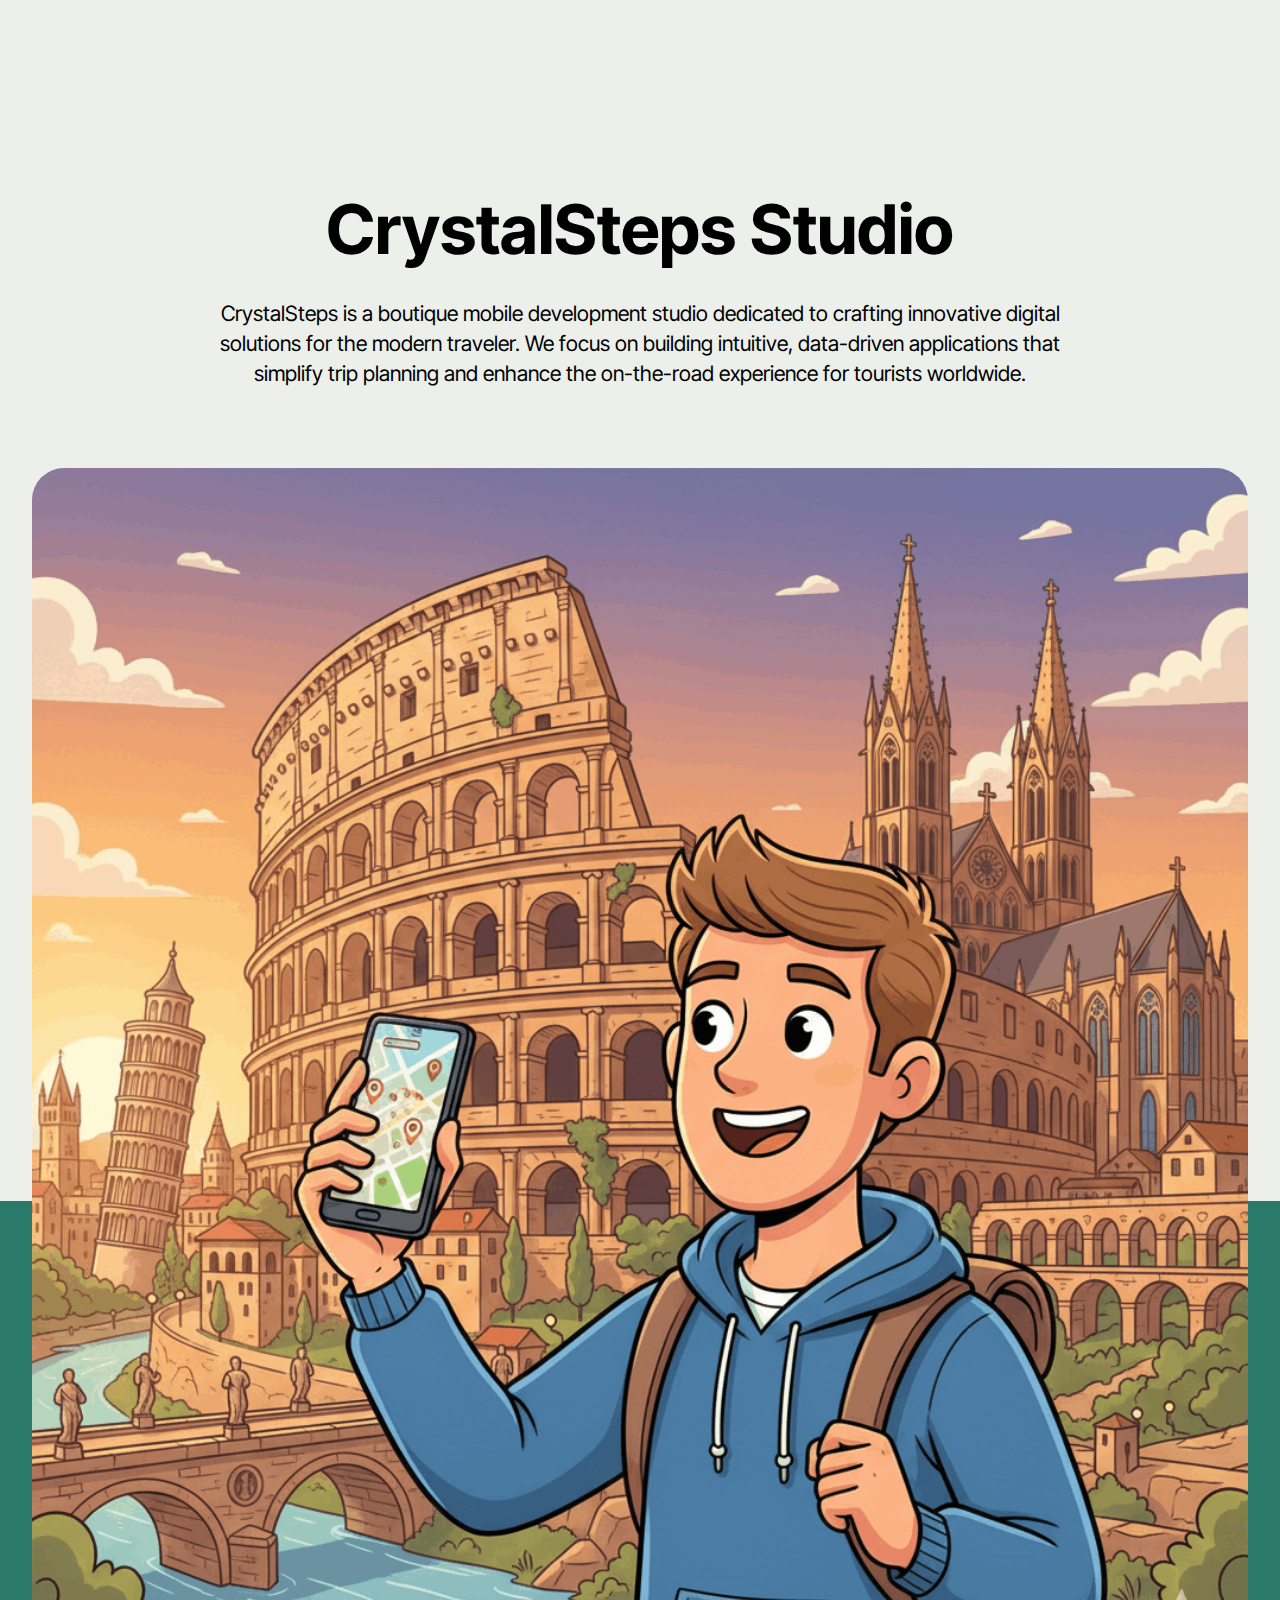
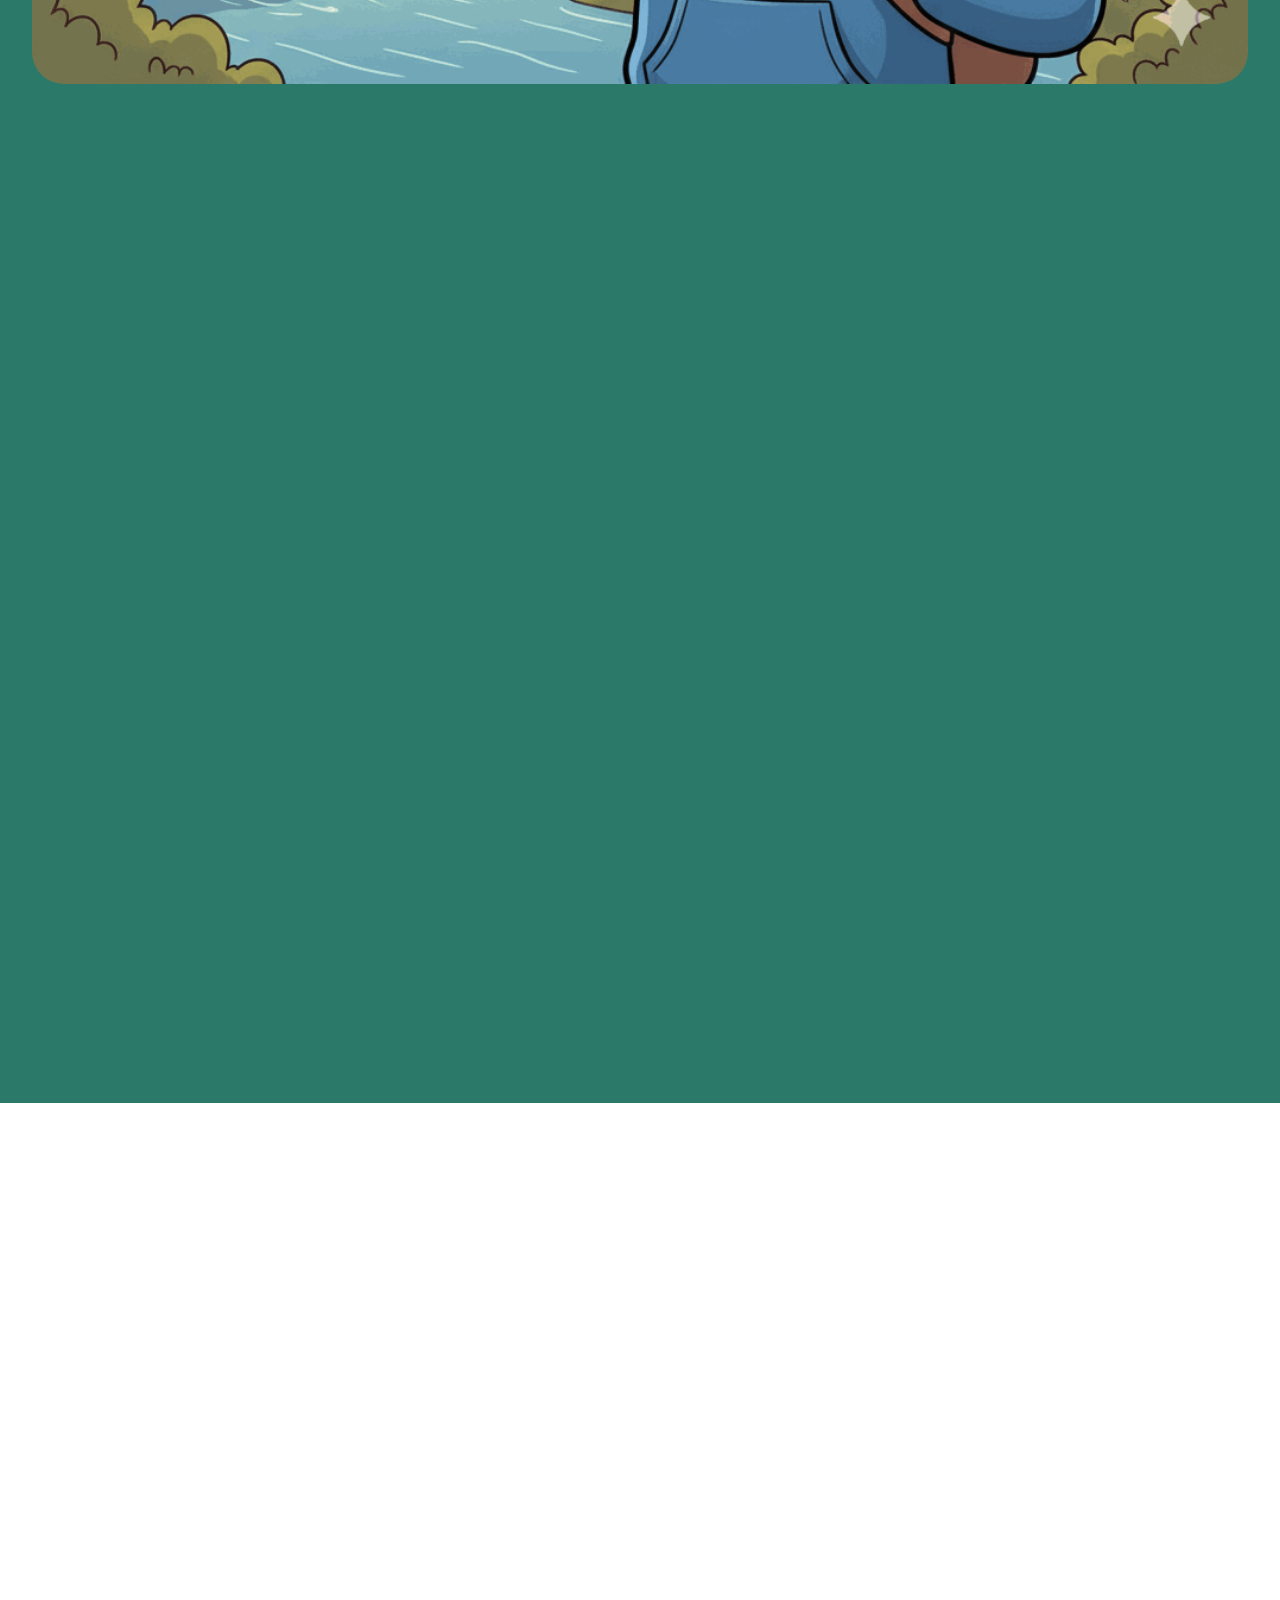
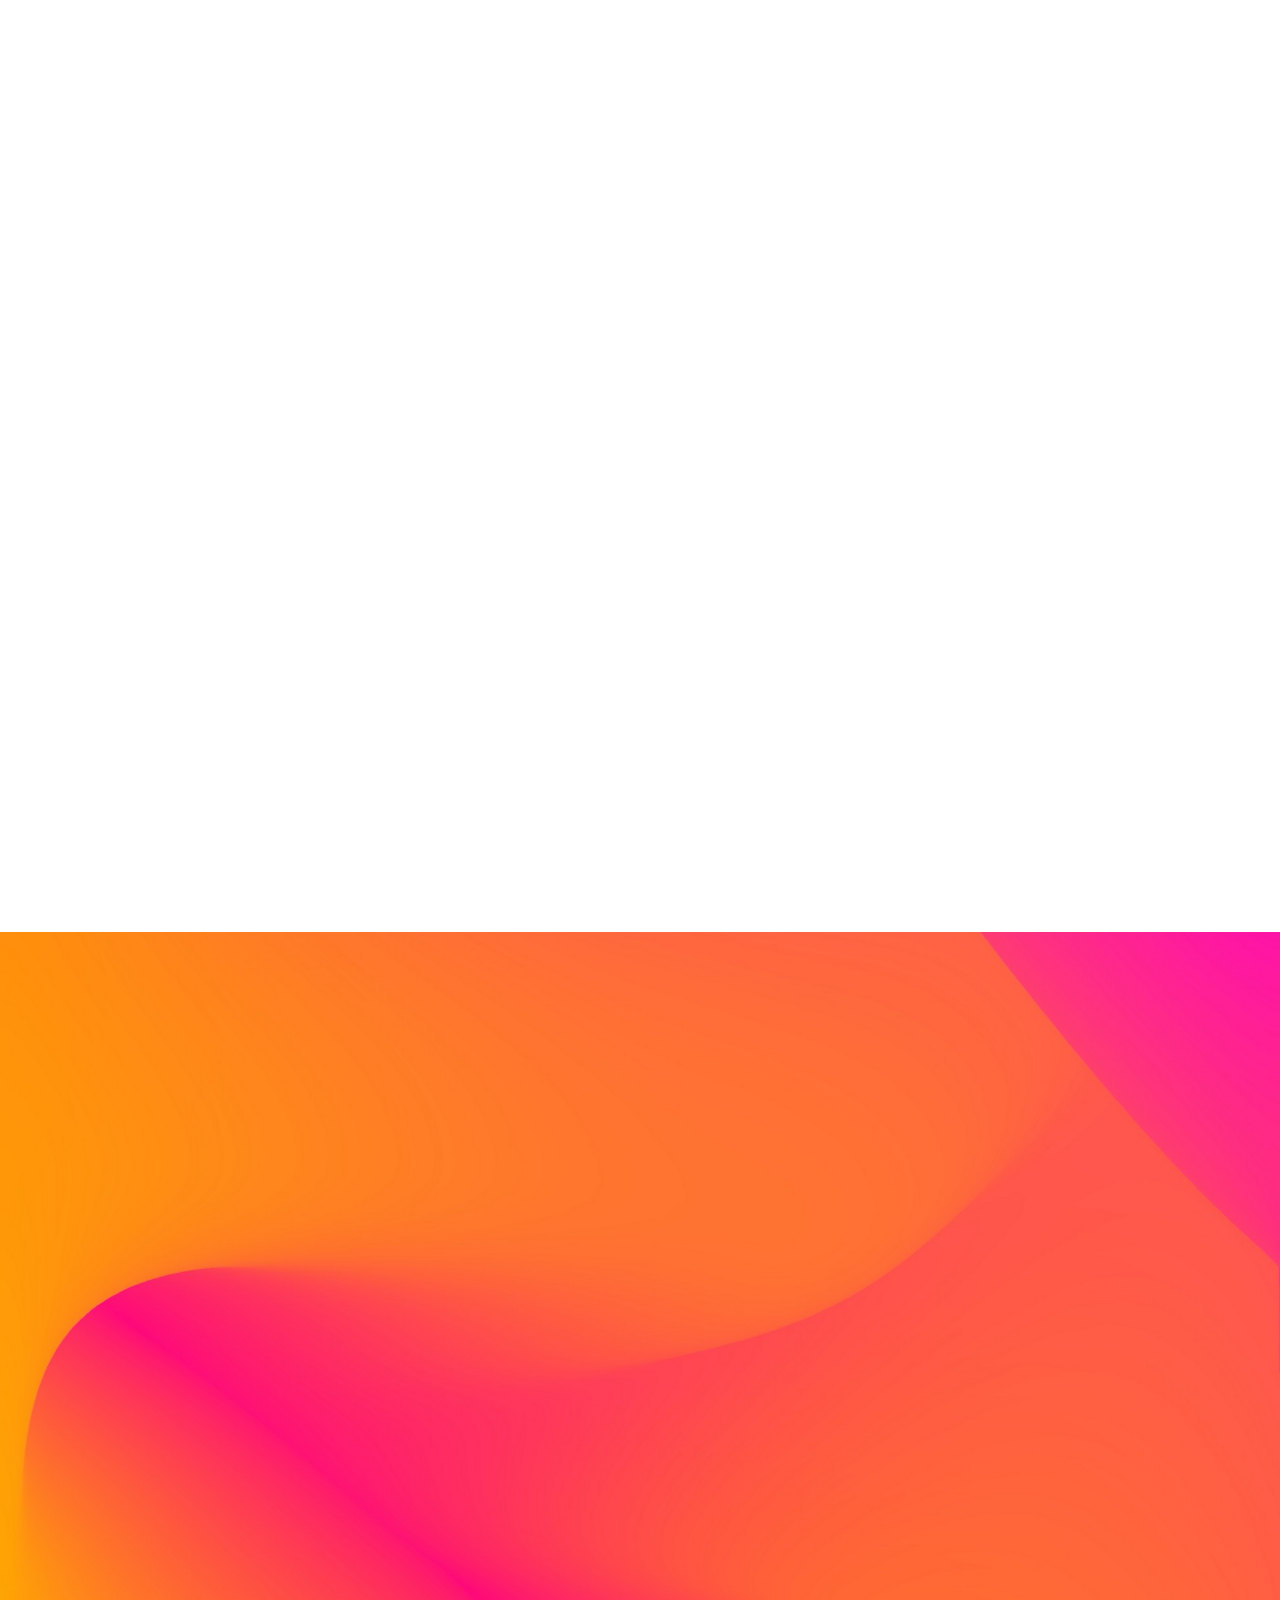
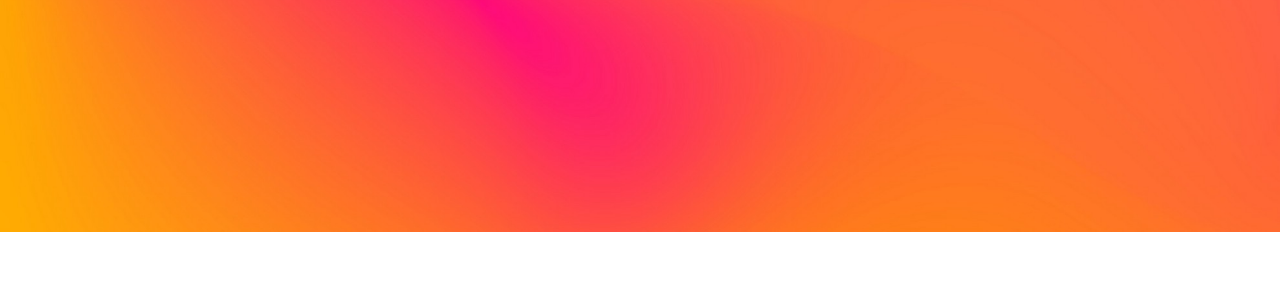
<file: index.html>
<!DOCTYPE html>
<html  >
<head>
	<meta name='impact-site-verification' value='2e1803c0-5508-4ef5-a742-8f09b223c8a6'>
<script data-noptimize="1" data-cfasync="false" data-wpfc-render="false">
  (function () {
      var script = document.createElement("script");
      script.async = 1;
      script.src = 'https://emrldco.com/NDk0MDk1.js?t=494095';
      document.head.appendChild(script);
  })();
</script>
  <!-- Site made with Mobirise Website Builder v6.1.12, https://mobirise.com -->
  <meta charset="UTF-8">
  <meta http-equiv="X-UA-Compatible" content="IE=edge">
  <meta name="generator" content="Mobirise v6.1.12, mobirise.com">
  <meta name="viewport" content="width=device-width, initial-scale=1, minimum-scale=1">
  <link rel="shortcut icon" href="assets/images/logo-128x128.png" type="image/x-icon">
  <meta name="description" content="">
  
  
  <title>Home</title>
  <link rel="stylesheet" href="assets/bootstrap/css/bootstrap.min.css">
  <link rel="stylesheet" href="assets/animatecss/animate.css">
  <link rel="stylesheet" href="assets/theme/css/style.css">
  <link rel="preload" href="https://fonts.googleapis.com/css?family=Inter+Tight:100,200,300,400,500,600,700,800,900,100i,200i,300i,400i,500i,600i,700i,800i,900i&display=swap" as="style" onload="this.onload=null;this.rel='stylesheet'">
  <noscript><link rel="stylesheet" href="https://fonts.googleapis.com/css?family=Inter+Tight:100,200,300,400,500,600,700,800,900,100i,200i,300i,400i,500i,600i,700i,800i,900i&display=swap"></noscript>
  <link rel="preload" as="style" href="assets/mobirise/css/mbr-additional.css?v=G79sjW"><link rel="stylesheet" href="assets/mobirise/css/mbr-additional.css?v=G79sjW" type="text/css">

  
  
  
</head>
<body>
  
  <section data-bs-version="5.1" class="header5 cid-tJS6uM4N87" id="header05-1">
	

	
	
	<div class="topbg"></div>
	<div class="align-center container">
		<div class="row justify-content-center">
			<div class="col-md-12 col-lg-9">
				<h1 class="mbr-section-title mbr-fonts-style mb-4 display-1"><strong>CrystalSteps Studio</strong></h1>
				<p class="mbr-text mbr-fonts-style mb-4 display-7">CrystalSteps is a boutique mobile development studio dedicated to crafting innovative digital solutions for the modern traveler. We focus on building intuitive, data-driven applications that simplify trip planning and enhance the on-the-road experience for tourists worldwide.</p>
				
			</div>
		</div>
		<div class="row mt-5 justify-content-center">
			<div class="col-12 col-lg-12">
				<img src="assets/images/gemini-generated-image-atqizatqizatqiza-1024x1024.png" alt="Mobirise Website Builder" title="">
			</div>
		</div>
	</div>
</section>

<section data-bs-version="5.1" class="features4 cid-tMlEXTHLbS" id="features04-w">
	
	
	<div class="container">
		<div class="row justify-content-center">
			<div class="col-12 content-head">
				<div class="mbr-section-head mb-5">
					<h4 class="mbr-section-title mbr-fonts-style align-center mb-0 display-2"><strong>Our Apps</strong></h4>
					<h5 class="mbr-section-subtitle mbr-fonts-style align-center mb-0 mt-4 display-7"></h5>
					
				</div>
			</div>
		</div>
		<div class="row">
			<div class="item features-image col-12 col-md-6 col-lg-4">
				<div class="item-wrapper">
					<div class="item-img">
						<img src="assets/images/sfondo-702x936.png" alt="">
					</div>
					<div class="item-content">
						<h5 class="item-title mbr-fonts-style display-5">
							<strong>Monumente</strong></h5>
						
						<p class="mbr-text mbr-fonts-style display-7">
							MonuMente allows you to explore monuments, museums, and points of interest in your immediate surroundings, no matter where you are.
						</p>
						<div class="mbr-section-btn item-footer"><a href="index.html#header01-7" class="btn item-btn btn-primary display-7">Learn more</a></div>
					</div>

				</div>
			</div>
			<div class="item features-image col-12 col-md-6 col-lg-4">
				<div class="item-wrapper">
					<div class="item-img">
						<img src="assets/images/mbr-702x468.jpg" alt="">
					</div>
					<div class="item-content">
						<h5 class="item-title mbr-fonts-style display-5">
							<strong>TrippaTrip</strong></h5>
						
						<p class="mbr-text mbr-fonts-style display-7">
							Travel More, Stress Less. Plan your perfect getaway based on your budget, not just your destination.
						</p>
						<div class="mbr-section-btn item-footer"><a href="index.html#header09-1i" class="btn item-btn btn-primary display-7">Learn more</a></div>
					</div>
				</div>
			</div>
			
		</div>
	</div>
</section>

<section data-bs-version="5.1" class="header1 cid-tJS9vXDdRK" id="header01-7">
	

	
	

	<div class="container">
		<div class="row justify-content-center">
			<div class="col-12 col-md-12 col-lg-7 image-wrapper">
				<img class="w-100" src="assets/images/en-uk3-1080x1920.png" alt="Mobirise Website Builder">
			</div>
			<div class="col-12 col-lg col-md-12">
				<div class="text-wrapper align-left">
					<h1 class="mbr-section-title mbr-fonts-style mb-4 display-2"><strong>MonuMente</strong><strong><br></strong></h1>
					<p class="mbr-text mbr-fonts-style mb-4 display-7">Explore the world around you with MonuMente, the ultimate app designed for curious travelers, art lovers, and history buffs. Using intuitive tracking technology, MonuMente turns your smartphone into an intelligent travel companion that recognizes monuments, museums, and historical points of interest in real-time.&nbsp;<br></p>
					
				</div>
			</div>
		</div>
	</div>
</section>

<section data-bs-version="5.1" class="header09 startm5 cid-v9O2Rd88WJ mbr-fullscreen" id="header09-1i">	
    
	
	
	<div class="container-fluid">
		<div class="row">
			<div class="content-wrap col-12 col-md-8">
				<h1 class="mbr-section-title mbr-fonts-style mbr-white mb-4 display-1">
					<strong>TrippaTrip</strong></h1>
				<h2 class="mbr-section-title mbr-fonts-style mbr-white mb-4 display-2">
					App in development</h2>
				<p class="mbr-fonts-style mbr-text mbr-white mb-4 display-7">
					TrippaTrip is the ultimate travel planning app designed for the modern explorer. Unlike traditional booking platforms, we put your budget first. Simply tell us how much you want to spend, where you're starting from, and your travel dates. Our smart algorithm scans thousands of flights, hotels, and transport options to build a complete itinerary that fits your wallet perfectly.
				</p>
				
			</div>
		</div>
	</div>
</section><section class="display-7" style="padding: 0;align-items: center;justify-content: center;flex-wrap: wrap;    align-content: center;display: flex;position: relative;height: 4rem;"><a href="https://mobiri.se/" style="flex: 1 1;height: 4rem;position: absolute;width: 100%;z-index: 1;"><img alt="" style="height: 4rem;" src="[data-uri]"></a><p style="margin: 0;text-align: center;" class="display-7">&#8204;</p><a style="z-index:1" href="https://mobirise.com/builder/ai-website-maker.html">Best AI Website Maker</a></section><script src="assets/bootstrap/js/bootstrap.bundle.min.js"></script>  <script src="assets/smoothscroll/smooth-scroll.js"></script>  <script src="assets/ytplayer/index.js"></script>  <script src="assets/theme/js/script.js"></script>  
  
  
  <input name="animation" type="hidden">
  </body>
</html>
</file>
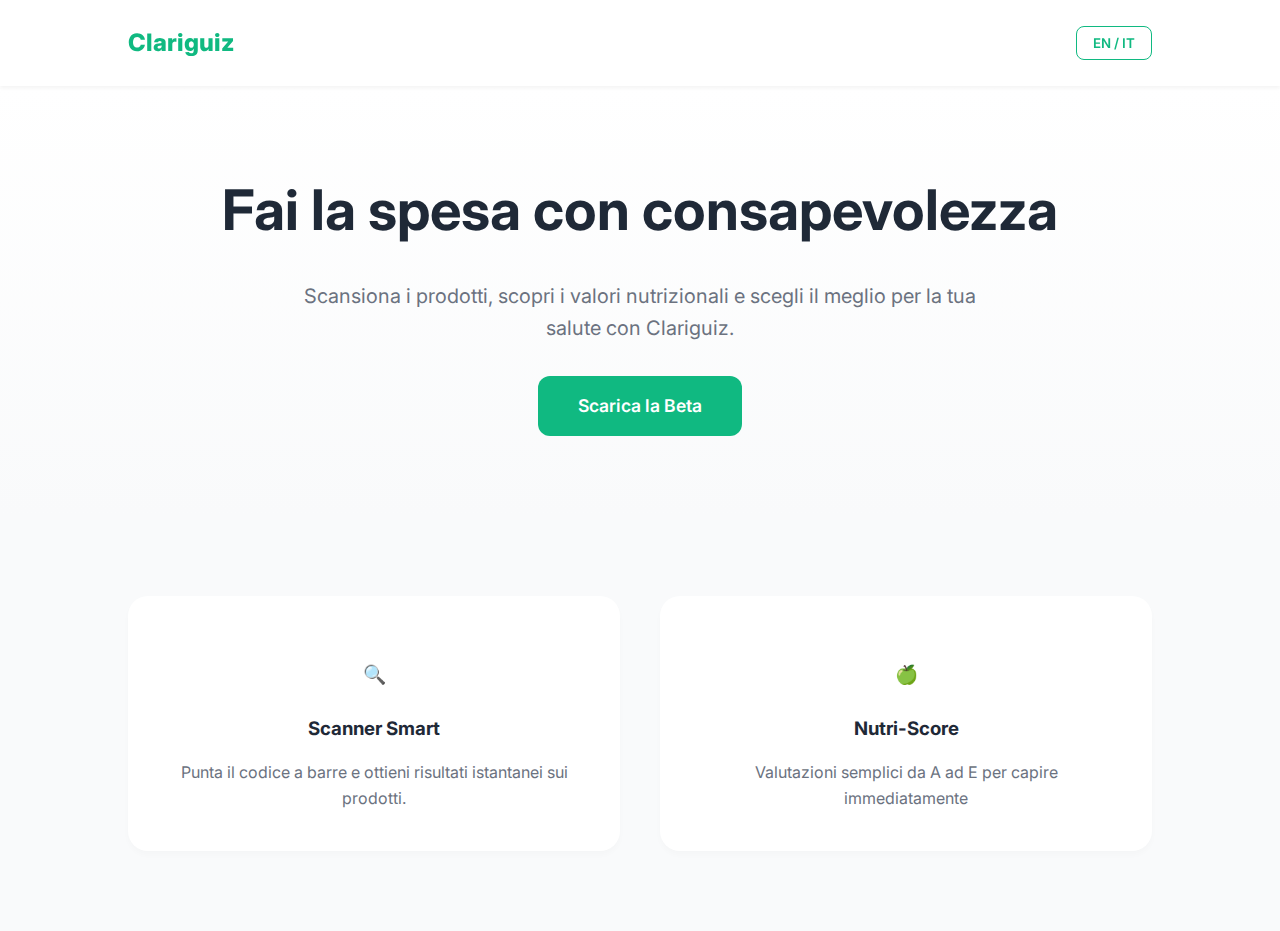
<file: clariguiz.html>
<!DOCTYPE html>
<html lang="it">
<head>
    <meta charset="UTF-8">
    <meta name="viewport" content="width=device-width, initial-scale=1.0">
    <title>Clariguiz - La tua spesa consapevole</title>
    <link href="https://fonts.googleapis.com/css2?family=Inter:wght@400;600;800&display=swap" rel="stylesheet">
    <style>
        :root {
            --primary: #10b981; /* Verde Emerald */
            --dark: #1f2937;
            --light: #f9fafb;
            --text-gray: #6b7280;
        }

        * {
            margin: 0;
            padding: 0;
            box-sizing: border-box;
            font-family: 'Inter', sans-serif;
        }

        body {
            background-color: var(--light);
            color: var(--dark);
            line-height: 1.6;
        }

        /* Navbar */
        nav {
            padding: 1.5rem 10%;
            display: flex;
            justify-content: space-between;
            align-items: center;
            background: white;
            box-shadow: 0 2px 4px rgba(0,0,0,0.05);
            position: sticky;
            top: 0;
            z-index: 100;
        }

        .logo {
            font-size: 1.5rem;
            font-weight: 800;
            color: var(--primary);
        }

        .lang-switch button {
            background: none;
            border: 1px solid var(--primary);
            color: var(--primary);
            padding: 0.5rem 1rem;
            cursor: pointer;
            border-radius: 8px;
            font-weight: 600;
            transition: 0.3s;
        }

        .lang-switch button:hover {
            background: var(--primary);
            color: white;
        }

        /* Hero Section */
        header {
            padding: 5rem 10%;
            text-align: center;
            background: linear-gradient(180deg, white 0%, var(--light) 100%);
        }

        h1 {
            font-size: 3.5rem;
            margin-bottom: 1.5rem;
            color: var(--dark);
        }

        .subtitle {
            font-size: 1.25rem;
            color: var(--text-gray);
            max-width: 700px;
            margin: 0 auto 2rem;
        }

        .cta-button {
            background: var(--primary);
            color: white;
            padding: 1rem 2.5rem;
            border-radius: 12px;
            text-decoration: none;
            font-weight: 600;
            font-size: 1.1rem;
            display: inline-block;
            transition: transform 0.2s, box-shadow 0.2s;
        }

        .cta-button:hover {
            transform: translateY(-2px);
            box-shadow: 0 10px 15px -3px rgba(16, 185, 129, 0.3);
        }

        /* Features */
        .features {
            padding: 5rem 10%;
            display: grid;
            grid-template-columns: repeat(auto-fit, minmax(250px, 1fr));
            gap: 2.5rem;
        }

        .card {
            background: white;
            padding: 2.5rem;
            border-radius: 20px;
            box-shadow: 0 4px 6px rgba(0,0,0,0.02);
            text-align: center;
        }

        .card h3 {
            margin: 1.5rem 0 1rem;
            color: var(--dark);
        }

        .card p {
            color: var(--text-gray);
        }

        /* Footer */
        footer {
            padding: 4rem 10%;
            background: white;
            text-align: center;
            border-top: 1px solid #e5e7eb;
        }

        .footer-links {
            margin-top: 2rem;
        }

        .footer-links a {
            color: var(--text-gray);
            text-decoration: none;
            margin: 0 15px;
            font-size: 0.9rem;
        }

        /* Responsive */
        @media (max-width: 768px) {
            h1 { font-size: 2.5rem; }
            header { padding: 3rem 5%; }
        }
    </style>
</head>
<body>

    <nav>
        <div class="logo">Clariguiz</div>
        <div class="lang-switch">
            <button onclick="switchLang()">EN / IT</button>
        </div>
    </nav>

    <header>
        <h1 id="hero-title">Fai la spesa con consapevolezza</h1>
        <p id="hero-subtitle" class="subtitle">Scansiona i prodotti, scopri i valori nutrizionali e scegli il meglio per la tua salute con Clariguiz.</p>
        <a href="#" class="cta-button" id="cta-text">Scarica la Beta</a>
    </header>

    <section class="features">
        <div class="card">
            <h3>🔍</h3>
            <h3 id="f1-title">Scanner Smart</h3>
            <p id="f1-desc">Punta il codice a barre e ottieni risultati istantanei sui prodotti.</p>
        </div>
        <div class="card">
            <h3>🍏</h3>
            <h3 id="f2-title">Nutri-Score</h3>
            <p id="f2-desc">Valutazioni semplici da A ad E per capire immediatamente
</file>
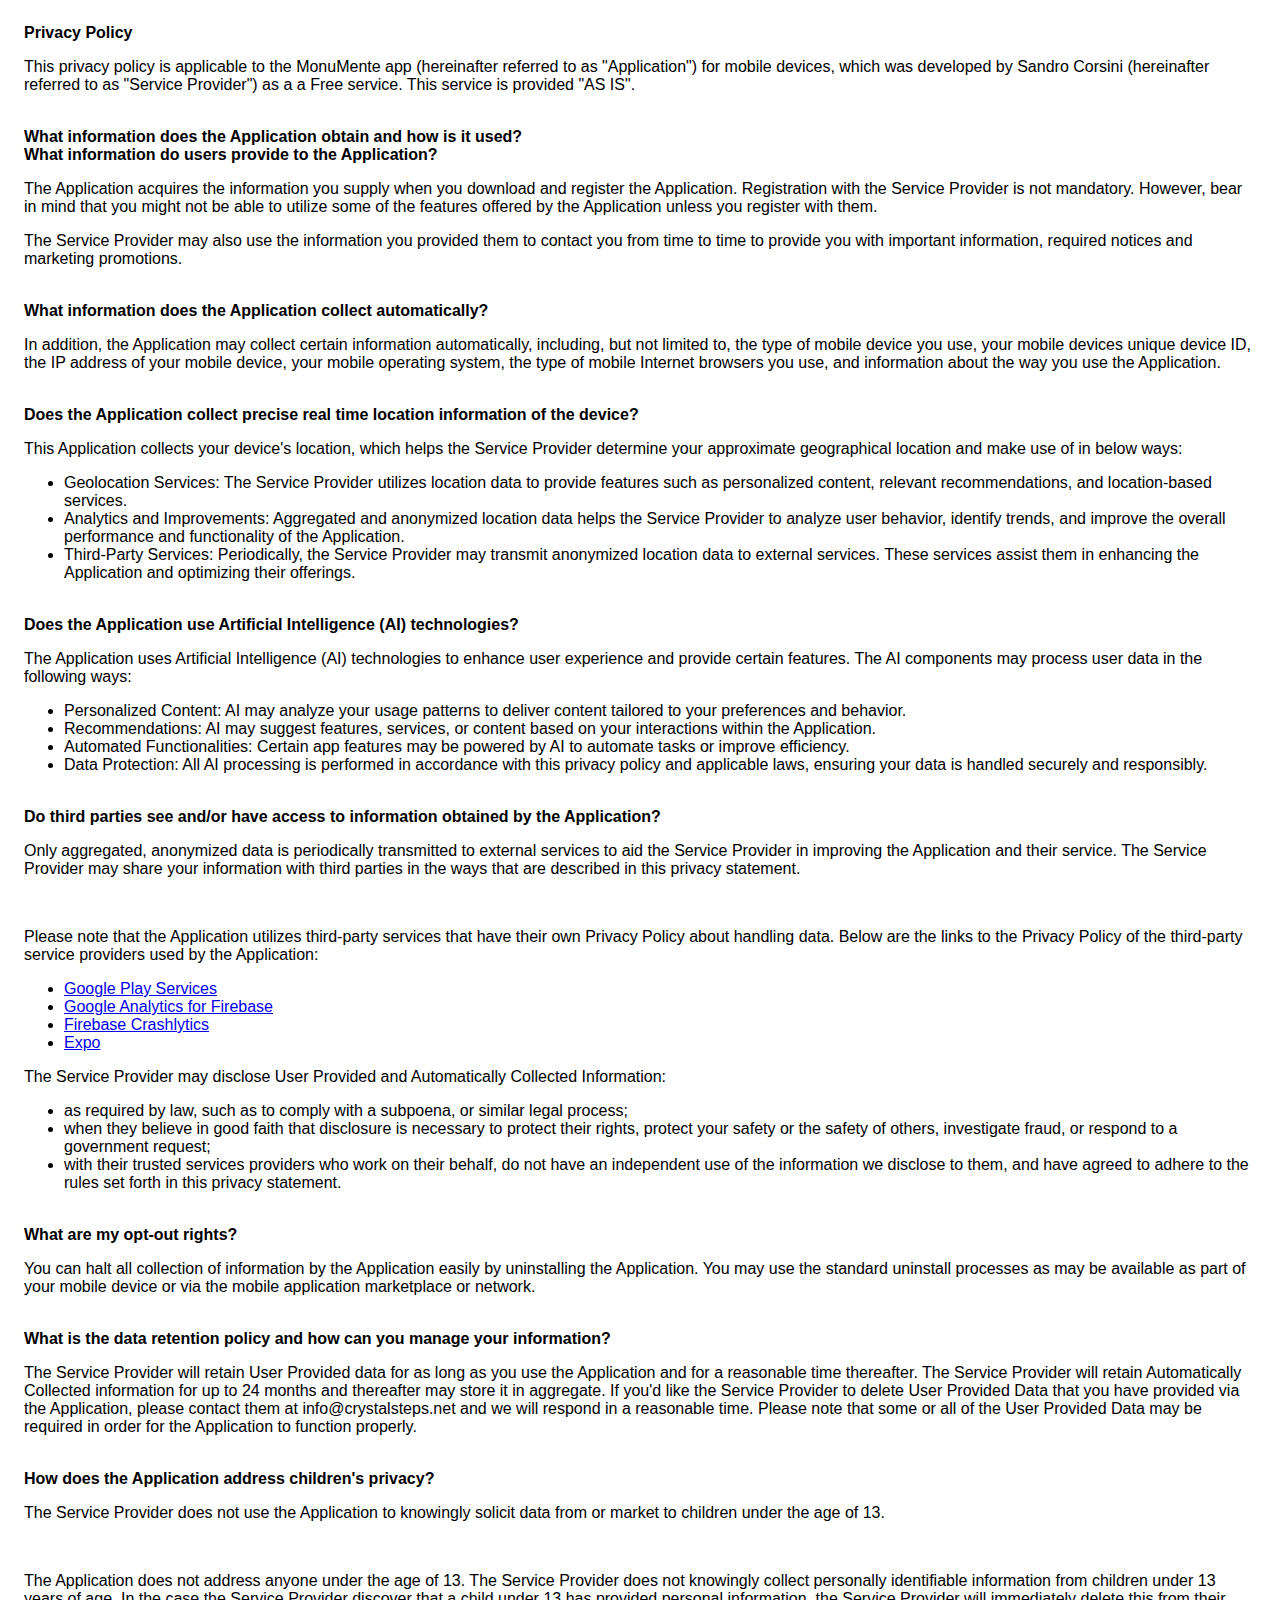
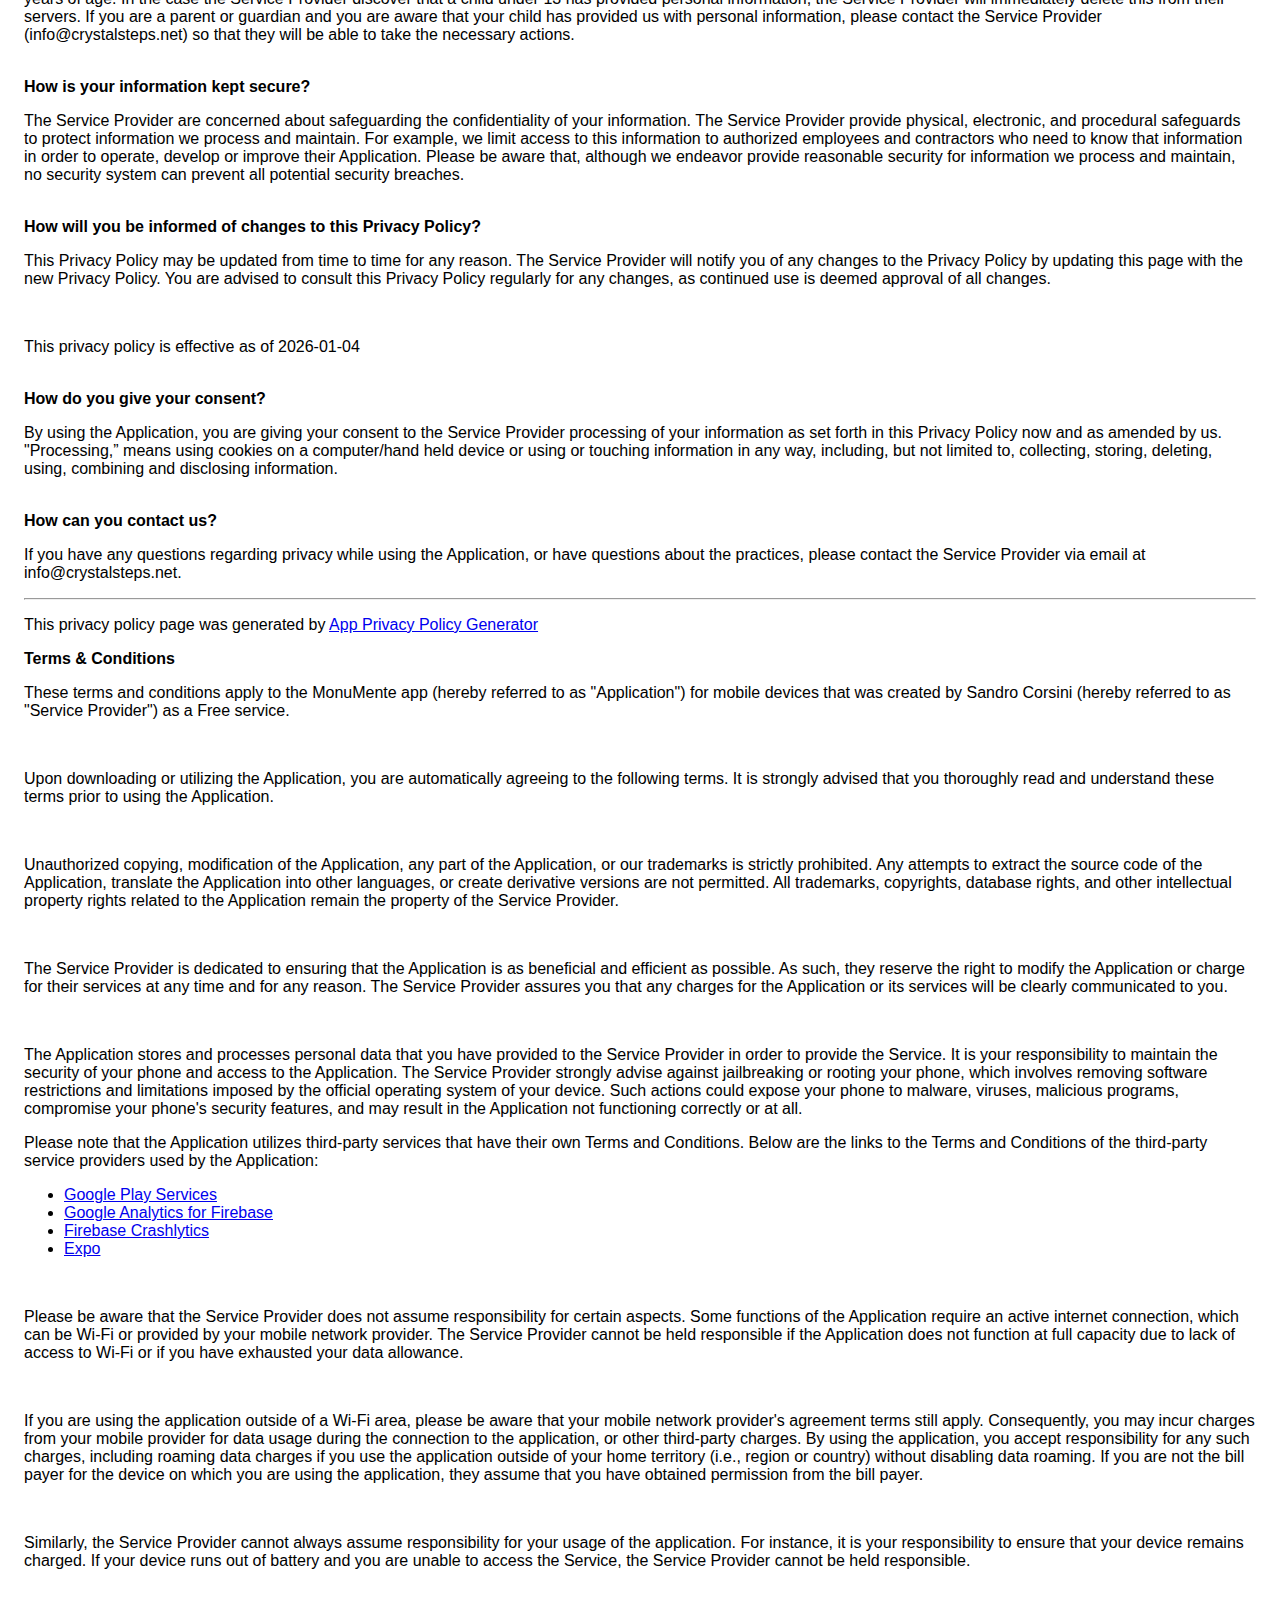
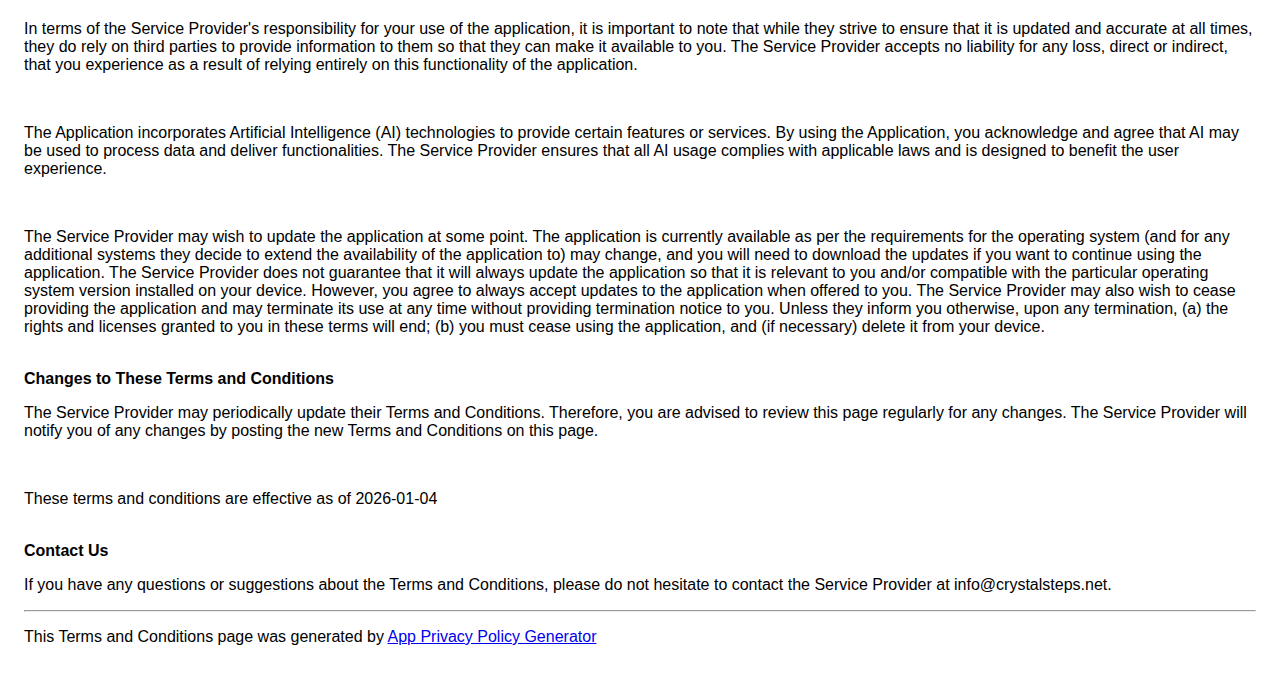
<file: privacy.html>
<!DOCTYPE html>
    <html>
    <head>
     <script data-noptimize="1" data-cfasync="false" data-wpfc-render="false">
        (function () {
        var script = document.createElement("script");
        script.async = 1;
        script.src = 'https://emrldco.com/NDk0MDk1.js?t=494095';
        document.head.appendChild(script);
        })();
      </script>
      <meta charset='utf-8'>
      <meta name='viewport' content='width=device-width'>
      <title>Privacy Policy</title>
      <style> body { font-family: 'Helvetica Neue', Helvetica, Arial, sans-serif; padding:1em; } </style>
    </head>
    <body>
    <strong>Privacy Policy</strong><p>This privacy policy is applicable to the MonuMente app (hereinafter referred to as "Application") for mobile devices, which was developed by Sandro Corsini (hereinafter referred to as "Service Provider") as a a Free service. This service is provided "AS IS".</p><br><strong>What information does the Application obtain and how is it used?</strong><br><strong>What information do users provide to the Application?</strong><p>The Application acquires the information you supply when you download and register the Application. Registration with the Service Provider is not mandatory. However, bear in mind that you might not be able to utilize some of the features offered by the Application unless you register with them.</p><p>The Service Provider may also use the information you provided them to contact you from time to time to provide you with important information, required notices and marketing promotions.</p><br><strong>What information does the Application collect automatically?</strong><p>In addition, the Application may collect certain information automatically, including, but not limited to, the type of mobile device you use, your mobile devices unique device ID, the IP address of your mobile device, your mobile operating system, the type of mobile Internet browsers you use, and information about the way you use the Application.</p><br><strong>Does the Application collect precise real time location information of the device?</strong><p style="display: none;">This Application does not gather precise information about the location of your mobile device.</p><div style=""><p>This Application collects your device's location, which helps the Service Provider determine your approximate geographical location and make use of in below ways:</p><ul><li>Geolocation Services: The Service Provider utilizes location data to provide features such as personalized content, relevant recommendations, and location-based services.</li><li>Analytics and Improvements: Aggregated and anonymized location data helps the Service Provider to analyze user behavior, identify trends, and improve the overall performance and functionality of the Application.</li><li>Third-Party Services: Periodically, the Service Provider may transmit anonymized location data to external services. These services assist them in enhancing the Application and optimizing their offerings.</li></ul></div><br><strong>Does the Application use Artificial Intelligence (AI) technologies?</strong><p style="display: none;">The Application does not use Artificial Intelligence (AI) technologies to process your data or provide features.</p><div style=""><p>The Application uses Artificial Intelligence (AI) technologies to enhance user experience and provide certain features. The AI components may process user data in the following ways:</p><ul><li>Personalized Content: AI may analyze your usage patterns to deliver content tailored to your preferences and behavior.</li><li>Recommendations: AI may suggest features, services, or content based on your interactions within the Application.</li><li>Automated Functionalities: Certain app features may be powered by AI to automate tasks or improve efficiency.</li><li>Data Protection: All AI processing is performed in accordance with this privacy policy and applicable laws, ensuring your data is handled securely and responsibly.</li></ul></div><br><strong>Do third parties see and/or have access to information obtained by the Application?</strong><p>Only aggregated, anonymized data is periodically transmitted to external services to aid the Service Provider in improving the Application and their service. The Service Provider may share your information with third parties in the ways that are described in this privacy statement.</p><div><br><p>Please note that the Application utilizes third-party services that have their own Privacy Policy about handling data. Below are the links to the Privacy Policy of the third-party service providers used by the Application:</p><ul><li><a href="https://www.google.com/policies/privacy/" target="_blank" rel="noopener noreferrer">Google Play Services</a></li><li><a href="https://firebase.google.com/support/privacy" target="_blank" rel="noopener noreferrer">Google Analytics for Firebase</a></li><li><a href="https://firebase.google.com/support/privacy/" target="_blank" rel="noopener noreferrer">Firebase Crashlytics</a></li><li><a href="https://expo.io/privacy" target="_blank" rel="noopener noreferrer">Expo</a></li></ul></div><p>The Service Provider may disclose User Provided and Automatically Collected Information:</p><ul><li>as required by law, such as to comply with a subpoena, or similar legal process;</li><li>when they believe in good faith that disclosure is necessary to protect their rights, protect your safety or the safety of others, investigate fraud, or respond to a government request;</li><li>with their trusted services providers who work on their behalf, do not have an independent use of the information we disclose to them, and have agreed to adhere to the rules set forth in this privacy statement.</li></ul><p></p><br><strong>What are my opt-out rights?</strong><p>You can halt all collection of information by the Application easily by uninstalling the Application. You may use the standard uninstall processes as may be available as part of your mobile device or via the mobile application marketplace or network.</p><br><strong>What is the data retention policy and how can you manage your information?</strong><p>The Service Provider will retain User Provided data for as long as you use the Application and for a reasonable time thereafter. The Service Provider will retain Automatically Collected information for up to 24 months and thereafter may store it in aggregate. If you'd like the Service Provider to delete User Provided Data that you have provided via the Application, please contact them at info@crystalsteps.net and we will respond in a reasonable time. Please note that some or all of the User Provided Data may be required in order for the Application to function properly.</p><br><strong>How does the Application address children's privacy?</strong><p>The Service Provider does not use the Application to knowingly solicit data from or market to children under the age of 13.</p><div><br><p>The Application does not address anyone under the age of 13. The Service Provider does not knowingly collect personally identifiable information from children under 13 years of age. In the case the Service Provider discover that a child under 13 has provided personal information, the Service Provider will immediately delete this from their servers. If you are a parent or guardian and you are aware that your child has provided us with personal information, please contact the Service Provider (info@crystalsteps.net) so that they will be able to take the necessary actions.</p></div><!----><br><strong>How is your information kept secure?</strong><p>The Service Provider are concerned about safeguarding the confidentiality of your information. The Service Provider provide physical, electronic, and procedural safeguards to protect information we process and maintain. For example, we limit access to this information to authorized employees and contractors who need to know that information in order to operate, develop or improve their Application. Please be aware that, although we endeavor provide reasonable security for information we process and maintain, no security system can prevent all potential security breaches.</p><br><strong>How will you be informed of changes to this Privacy Policy?</strong><p>This Privacy Policy may be updated from time to time for any reason. The Service Provider will notify you of any changes to the Privacy Policy by updating this page with the new Privacy Policy. You are advised to consult this Privacy Policy regularly for any changes, as continued use is deemed approval of all changes.</p><br><p>This privacy policy is effective as of 2026-01-04</p><br><strong>How do you give your consent?</strong><p>By using the Application, you are giving your consent to the Service Provider processing of your information as set forth in this Privacy Policy now and as amended by us. "Processing,” means using cookies on a computer/hand held device or using or touching information in any way, including, but not limited to, collecting, storing, deleting, using, combining and disclosing information.</p><br><strong>How can you contact us?</strong><p>If you have any questions regarding privacy while using the Application, or have questions about the practices, please contact the Service Provider via email at info@crystalsteps.net.</p><hr><p>This privacy policy page was generated by <a href="https://app-privacy-policy-generator.nisrulz.com/" target="_blank" rel="noopener noreferrer">App Privacy Policy Generator</a></p>
    </body>
    </html>
<!DOCTYPE html>
    <html>
    <head>
      <meta charset='utf-8'>
      <meta name='viewport' content='width=device-width'>
      <title>Terms &amp; Conditions</title>
      <style> body { font-family: 'Helvetica Neue', Helvetica, Arial, sans-serif; padding:1em; } </style>
    </head>
    <body>
    <strong>Terms &amp; Conditions</strong><br><p>These terms and conditions apply to the MonuMente app (hereby referred to as "Application") for mobile devices that was created by Sandro Corsini (hereby referred to as "Service Provider") as a Free service.</p><br><p>Upon downloading or utilizing the Application, you are automatically agreeing to the following terms. It is strongly advised that you thoroughly read and understand these terms prior to using the Application.</p><br><p>Unauthorized copying, modification of the Application, any part of the Application, or our trademarks is strictly prohibited. Any attempts to extract the source code of the Application, translate the Application into other languages, or create derivative versions are not permitted. All trademarks, copyrights, database rights, and other intellectual property rights related to the Application remain the property of the Service Provider.</p><br><p>The Service Provider is dedicated to ensuring that the Application is as beneficial and efficient as possible. As such, they reserve the right to modify the Application or charge for their services at any time and for any reason. The Service Provider assures you that any charges for the Application or its services will be clearly communicated to you.</p><br><p>The Application stores and processes personal data that you have provided to the Service Provider in order to provide the Service. It is your responsibility to maintain the security of your phone and access to the Application. The Service Provider strongly advise against jailbreaking or rooting your phone, which involves removing software restrictions and limitations imposed by the official operating system of your device. Such actions could expose your phone to malware, viruses, malicious programs, compromise your phone's security features, and may result in the Application not functioning correctly or at all.</p><div><p>Please note that the Application utilizes third-party services that have their own Terms and Conditions. Below are the links to the Terms and Conditions of the third-party service providers used by the Application:</p><ul><li><a href="https://policies.google.com/terms" target="_blank" rel="noopener noreferrer">Google Play Services</a></li><li><a href="https://www.google.com/analytics/terms/" target="_blank" rel="noopener noreferrer">Google Analytics for Firebase</a></li><li><a href="https://firebase.google.com/terms/crashlytics" target="_blank" rel="noopener noreferrer">Firebase Crashlytics</a></li><li><a href="https://expo.io/terms" target="_blank" rel="noopener noreferrer">Expo</a></li></ul></div><br><p>Please be aware that the Service Provider does not assume responsibility for certain aspects. Some functions of the Application require an active internet connection, which can be Wi-Fi or provided by your mobile network provider. The Service Provider cannot be held responsible if the Application does not function at full capacity due to lack of access to Wi-Fi or if you have exhausted your data allowance.</p><br><p>If you are using the application outside of a Wi-Fi area, please be aware that your mobile network provider's agreement terms still apply. Consequently, you may incur charges from your mobile provider for data usage during the connection to the application, or other third-party charges. By using the application, you accept responsibility for any such charges, including roaming data charges if you use the application outside of your home territory (i.e., region or country) without disabling data roaming. If you are not the bill payer for the device on which you are using the application, they assume that you have obtained permission from the bill payer.</p><br><p>Similarly, the Service Provider cannot always assume responsibility for your usage of the application. For instance, it is your responsibility to ensure that your device remains charged. If your device runs out of battery and you are unable to access the Service, the Service Provider cannot be held responsible.</p><br><p>In terms of the Service Provider's responsibility for your use of the application, it is important to note that while they strive to ensure that it is updated and accurate at all times, they do rely on third parties to provide information to them so that they can make it available to you. The Service Provider accepts no liability for any loss, direct or indirect, that you experience as a result of relying entirely on this functionality of the application.</p><br><div><p>The Application incorporates Artificial Intelligence (AI) technologies to provide certain features or services. By using the Application, you acknowledge and agree that AI may be used to process data and deliver functionalities. The Service Provider ensures that all AI usage complies with applicable laws and is designed to benefit the user experience.</p><br></div><p>The Service Provider may wish to update the application at some point. The application is currently available as per the requirements for the operating system (and for any additional systems they decide to extend the availability of the application to) may change, and you will need to download the updates if you want to continue using the application. The Service Provider does not guarantee that it will always update the application so that it is relevant to you and/or compatible with the particular operating system version installed on your device. However, you agree to always accept updates to the application when offered to you. The Service Provider may also wish to cease providing the application and may terminate its use at any time without providing termination notice to you. Unless they inform you otherwise, upon any termination, (a) the rights and licenses granted to you in these terms will end; (b) you must cease using the application, and (if necessary) delete it from your device.</p><br><strong>Changes to These Terms and Conditions</strong><p>The Service Provider may periodically update their Terms and Conditions. Therefore, you are advised to review this page regularly for any changes. The Service Provider will notify you of any changes by posting the new Terms and Conditions on this page.</p><br><p>These terms and conditions are effective as of 2026-01-04</p><br><strong>Contact Us</strong><p>If you have any questions or suggestions about the Terms and Conditions, please do not hesitate to contact the Service Provider at info@crystalsteps.net.</p><hr><p>This Terms and Conditions page was generated by <a href="https://app-privacy-policy-generator.nisrulz.com/" target="_blank" rel="noopener noreferrer">App Privacy Policy Generator</a></p>
    </body>
    </html>
</file>
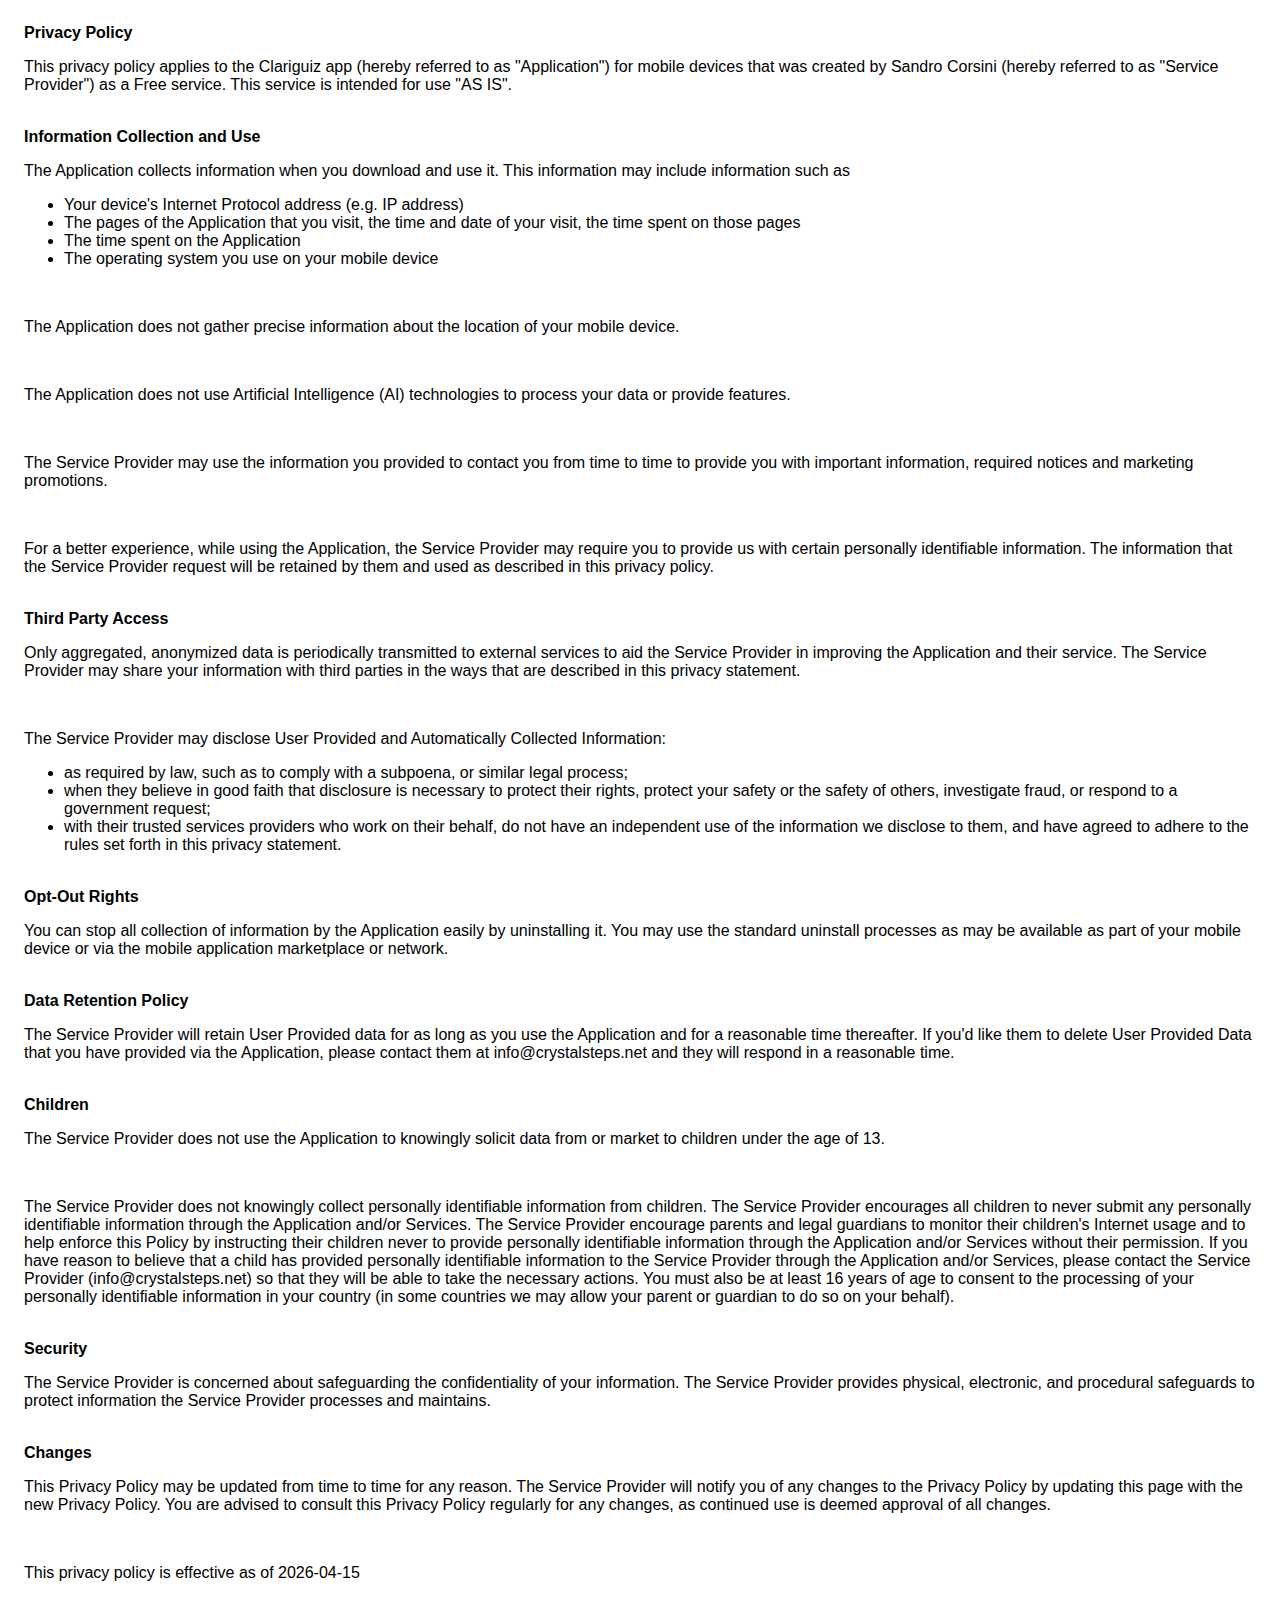
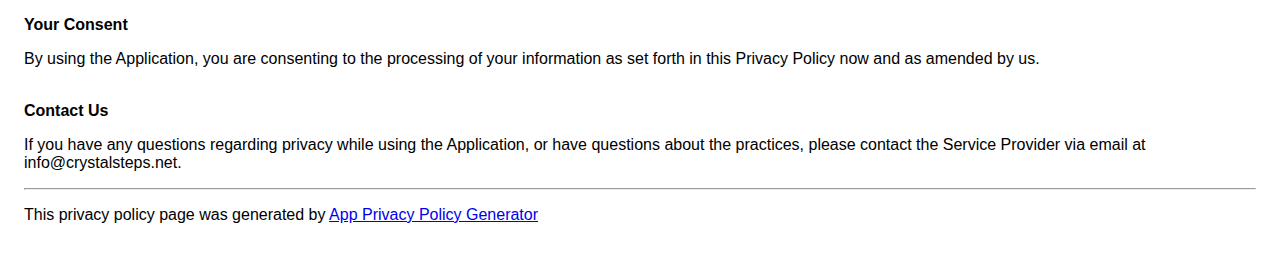
<file: privacy_clariguiz.html>
<!DOCTYPE html>
    <html>
    <head>
      <meta charset='utf-8'>
      <meta name='viewport' content='width=device-width'>
      <title>Privacy Policy</title>
      <style> body { font-family: 'Helvetica Neue', Helvetica, Arial, sans-serif; padding:1em; } </style>
    </head>
    <body>
    <strong>Privacy Policy</strong><p>This privacy policy applies to the Clariguiz app (hereby referred to as "Application") for mobile devices that was created by Sandro Corsini (hereby referred to as "Service Provider") as a Free service. This service is intended for use "AS IS".</p><br><strong>Information Collection and Use</strong><p>The Application collects information when you download and use it. This information may include information such as </p><ul><li>Your device's Internet Protocol address (e.g. IP address)</li><li>The pages of the Application that you visit, the time and date of your visit, the time spent on those pages</li><li>The time spent on the Application</li><li>The operating system you use on your mobile device</li></ul><p></p><br><p>The Application does not gather precise information about the location of your mobile device.</p><!----><br><p>The Application does not use Artificial Intelligence (AI) technologies to process your data or provide features.</p><br><p>The Service Provider may use the information you provided to contact you from time to time to provide you with important information, required notices and marketing promotions.</p><br><p>For a better experience, while using the Application, the Service Provider may require you to provide us with certain personally identifiable information. The information that the Service Provider request will be retained by them and used as described in this privacy policy.</p><br><strong>Third Party Access</strong><p>Only aggregated, anonymized data is periodically transmitted to external services to aid the Service Provider in improving the Application and their service. The Service Provider may share your information with third parties in the ways that are described in this privacy statement.</p><!----><br><p>The Service Provider may disclose User Provided and Automatically Collected Information:</p><ul><li>as required by law, such as to comply with a subpoena, or similar legal process;</li><li>when they believe in good faith that disclosure is necessary to protect their rights, protect your safety or the safety of others, investigate fraud, or respond to a government request;</li><li>with their trusted services providers who work on their behalf, do not have an independent use of the information we disclose to them, and have agreed to adhere to the rules set forth in this privacy statement.</li></ul><p></p><br><strong>Opt-Out Rights</strong><p>You can stop all collection of information by the Application easily by uninstalling it. You may use the standard uninstall processes as may be available as part of your mobile device or via the mobile application marketplace or network.</p><br><strong>Data Retention Policy</strong><p>The Service Provider will retain User Provided data for as long as you use the Application and for a reasonable time thereafter. If you'd like them to delete User Provided Data that you have provided via the Application, please contact them at info@crystalsteps.net and they will respond in a reasonable time.</p><br><strong>Children</strong><p>The Service Provider does not use the Application to knowingly solicit data from or market to children under the age of 13.</p><div><br><p>The Service Provider does not knowingly collect personally identifiable information from children. The Service Provider encourages all children to never submit any personally identifiable information through the Application and/or Services. The Service Provider encourage parents and legal guardians to monitor their children's Internet usage and to help enforce this Policy by instructing their children never to provide personally identifiable information through the Application and/or Services without their permission. If you have reason to believe that a child has provided personally identifiable information to the Service Provider through the Application and/or Services, please contact the Service Provider <span>(info@crystalsteps.net)</span> so that they will be able to take the necessary actions. You must also be at least 16 years of age to consent to the processing of your personally identifiable information in your country (in some countries we may allow your parent or guardian to do so on your behalf).</p></div><br><strong>Security</strong><p>The Service Provider is concerned about safeguarding the confidentiality of your information. The Service Provider provides physical, electronic, and procedural safeguards to protect information the Service Provider processes and maintains.</p><br><strong>Changes</strong><p>This Privacy Policy may be updated from time to time for any reason. The Service Provider will notify you of any changes to the Privacy Policy by updating this page with the new Privacy Policy. You are advised to consult this Privacy Policy regularly for any changes, as continued use is deemed approval of all changes.</p><br><p>This privacy policy is effective as of 2026-04-15</p><br><strong>Your Consent</strong><p>By using the Application, you are consenting to the processing of your information as set forth in this Privacy Policy now and as amended by us.</p><br><strong>Contact Us</strong><p>If you have any questions regarding privacy while using the Application, or have questions about the practices, please contact the Service Provider via email at info@crystalsteps.net.</p><hr><p>This privacy policy page was generated by <a href="https://app-privacy-policy-generator.nisrulz.com/" target="_blank" rel="noopener noreferrer">App Privacy Policy Generator</a></p>
    </body>
    </html>
</file>
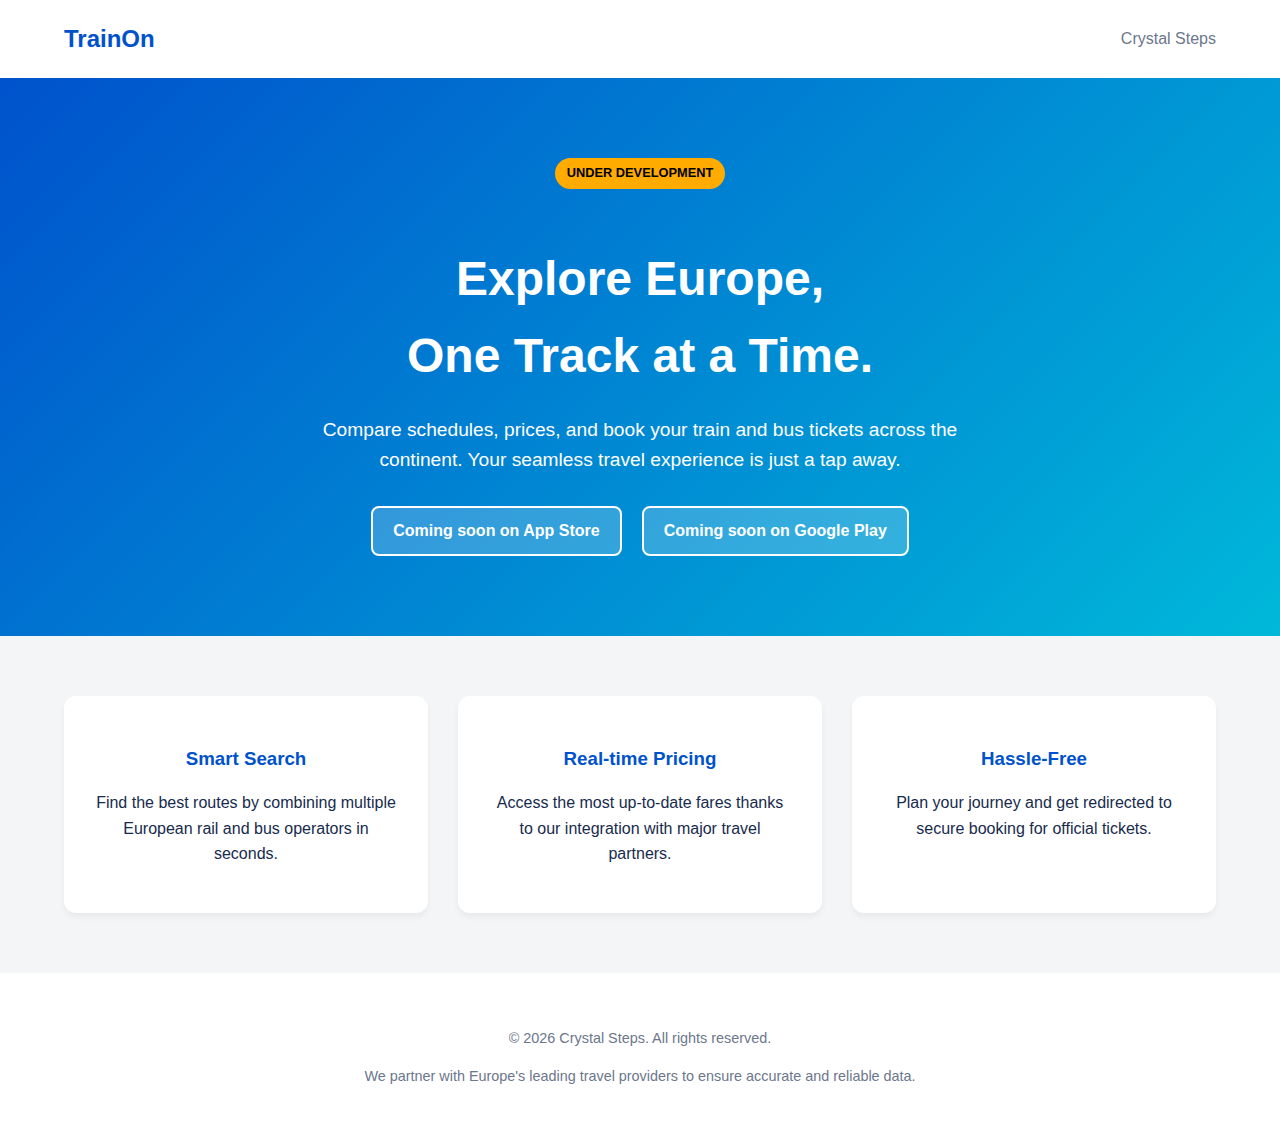
<file: trainon.html>
<!DOCTYPE html>
<html lang="en">
<head>
    <meta name='impact-site-verification' value='2e1803c0-5508-4ef5-a742-8f09b223c8a6'>
    <meta charset="UTF-8">
    <meta name="viewport" content="width=device-width, initial-scale=1.0">
    <title>TrainOn - Your European Rail & Bus Companion</title>
    <style>
        :root {
            --primary-color: #0052cc;
            --secondary-color: #f4f5f7;
            --text-color: #172b4d;
            --accent-color: #00b8d9;
        }

        body {
            font-family: 'Segoe UI', Tahoma, Geneva, Verdana, sans-serif;
            margin: 0;
            padding: 0;
            color: var(--text-color);
            line-height: 1.6;
            background-color: #fff;
        }

        header {
            background-color: white;
            padding: 20px 5%;
            display: flex;
            justify-content: space-between;
            align-items: center;
            box-shadow: 0 2px 4px rgba(0,0,0,0.1);
        }

        .logo {
            font-size: 24px;
            font-weight: bold;
            color: var(--primary-color);
            text-decoration: none;
        }

        .hero {
            padding: 80px 5%;
            text-align: center;
            background: linear-gradient(135deg, #0052cc 0%, #00b8d9 100%);
            color: white;
        }

        .hero h1 {
            font-size: 3rem;
            margin-bottom: 20px;
        }

        .hero p {
            font-size: 1.2rem;
            max-width: 700px;
            margin: 0 auto 30px;
        }

        .badge-container {
            display: flex;
            justify-content: center;
            gap: 20px;
            flex-wrap: wrap;
        }

        .badge {
            background: rgba(255, 255, 255, 0.2);
            padding: 10px 20px;
            border: 2px solid white;
            border-radius: 8px;
            color: white;
            text-decoration: none;
            font-weight: bold;
            transition: all 0.3s ease;
        }

        .badge:hover {
            background: white;
            color: var(--primary-color);
        }

        .features {
            padding: 60px 5%;
            display: grid;
            grid-template-columns: repeat(auto-fit, minmax(250px, 1fr));
            gap: 30px;
            background-color: var(--secondary-color);
        }

        .feature-card {
            background: white;
            padding: 30px;
            border-radius: 12px;
            text-align: center;
            box-shadow: 0 4px 6px rgba(0,0,0,0.05);
        }

        .feature-card h3 {
            color: var(--primary-color);
            margin-bottom: 15px;
        }

        footer {
            padding: 40px 5%;
            text-align: center;
            font-size: 0.9rem;
            color: #6b778c;
        }

        .status-tag {
            display: inline-block;
            background: #ffab00;
            color: #000;
            padding: 5px 12px;
            border-radius: 20px;
            font-size: 0.8rem;
            font-weight: bold;
            margin-bottom: 20px;
        }
    </style>
</head>
<body>

    <header>
        <a href="#" class="logo">TrainOn</a>
        <nav>
            <a href="https://www.crystalsteps.net" style="text-decoration: none; color: #6b778c;">Crystal Steps</a>
        </nav>
    </header>

    <section class="hero">
        <span class="status-tag">UNDER DEVELOPMENT</span>
        <h1>Explore Europe, <br>One Track at a Time.</h1>
        <p>Compare schedules, prices, and book your train and bus tickets across the continent. Your seamless travel experience is just a tap away.</p>
        
        <div class="badge-container">
            <span class="badge">Coming soon on App Store</span>
            <span class="badge">Coming soon on Google Play</span>
        </div>
    </section>

    <section class="features">
        <div class="feature-card">
            <h3>Smart Search</h3>
            <p>Find the best routes by combining multiple European rail and bus operators in seconds.</p>
        </div>
        <div class="feature-card">
            <h3>Real-time Pricing</h3>
            <p>Access the most up-to-date fares thanks to our integration with major travel partners.</p>
        </div>
        <div class="feature-card">
            <h3>Hassle-Free</h3>
            <p>Plan your journey and get redirected to secure booking for official tickets.</p>
        </div>
    </section>

    <footer>
        <p>&copy; 2026 Crystal Steps. All rights reserved.</p>
        <p>We partner with Europe's leading travel providers to ensure accurate and reliable data.</p>
    </footer>
</file>
<file: assets/theme/css/style.css>
@charset "UTF-8";
section {
  background-color: #ffffff;
}

body {
  font-style: normal;
  line-height: 1.5;
  font-weight: 400;
  color: #232323;
  position: relative;
}

button {
  background-color: transparent;
  border-color: transparent;
}

.embla__button,
.carousel-control {
  background-color: #edefea !important;
  opacity: 0.8 !important;
  color: #464845 !important;
  border-color: #edefea !important;
}

.carousel .close,
.modalWindow .close {
  background-color: #edefea !important;
  color: #464845 !important;
  border-color: #edefea !important;
  opacity: 0.8 !important;
}

.carousel .close:hover,
.modalWindow .close:hover {
  opacity: 1 !important;
}

.carousel-indicators li {
  background-color: #edefea !important;
  border: 2px solid #464845 !important;
}

.carousel-indicators li:hover,
.carousel-indicators li:active {
  opacity: 0.8 !important;
}

.embla__button:hover,
.carousel-control:hover {
  background-color: #edefea !important;
  opacity: 1 !important;
}

.modalWindow-video-container {
  height: 80%;
}

section,
.container,
.container-fluid {
  position: relative;
  word-wrap: break-word;
}

a.mbr-iconfont:hover {
  text-decoration: none;
}

.article .lead p,
.article .lead ul,
.article .lead ol,
.article .lead pre,
.article .lead blockquote {
  margin-bottom: 0;
}

a {
  font-style: normal;
  font-weight: 400;
  cursor: pointer;
}
a, a:hover {
  text-decoration: none;
}

.mbr-section-title {
  font-style: normal;
  line-height: 1.3;
}

.mbr-section-subtitle {
  line-height: 1.3;
}

.mbr-text {
  font-style: normal;
  line-height: 1.7;
}

h1,
h2,
h3,
h4,
h5,
h6,
.display-1,
.display-2,
.display-4,
.display-5,
.display-7,
span,
p,
a {
  line-height: 1;
  word-break: break-word;
  word-wrap: break-word;
  font-weight: 400;
}

b,
strong {
  font-weight: bold;
}

input:-webkit-autofill, input:-webkit-autofill:hover, input:-webkit-autofill:focus, input:-webkit-autofill:active {
  transition-delay: 9999s;
  -webkit-transition-property: background-color, color;
  transition-property: background-color, color;
}

textarea[type=hidden] {
  display: none;
}

section {
  background-position: 50% 50%;
  background-repeat: no-repeat;
  background-size: cover;
}
section .mbr-background-video,
section .mbr-background-video-preview {
  position: absolute;
  bottom: 0;
  left: 0;
  right: 0;
  top: 0;
}

.hidden {
  visibility: hidden;
}

.mbr-z-index20 {
  z-index: 20;
}

/*! Base colors */
.mbr-white {
  color: #ffffff;
}

.mbr-black {
  color: #111111;
}

.mbr-bg-white {
  background-color: #ffffff;
}

.mbr-bg-black {
  background-color: #000000;
}

/*! Text-aligns */
.align-left {
  text-align: left;
}

.align-center {
  text-align: center;
}

.align-right {
  text-align: right;
}

/*! Font-weight  */
.mbr-light {
  font-weight: 300;
}

.mbr-regular {
  font-weight: 400;
}

.mbr-semibold {
  font-weight: 500;
}

.mbr-bold {
  font-weight: 700;
}

/*! Media  */
.media-content {
  flex-basis: 100%;
}

.media-container-row {
  display: flex;
  flex-direction: row;
  flex-wrap: wrap;
  justify-content: center;
  align-content: center;
  align-items: start;
}
.media-container-row .media-size-item {
  width: 400px;
}

.media-container-column {
  display: flex;
  flex-direction: column;
  flex-wrap: wrap;
  justify-content: center;
  align-content: center;
  align-items: stretch;
}
.media-container-column > * {
  width: 100%;
}

@media (min-width: 992px) {
  .media-container-row {
    flex-wrap: nowrap;
  }
}
figure {
  margin-bottom: 0;
  overflow: hidden;
}

figure[mbr-media-size] {
  transition: width 0.1s;
}

img,
iframe {
  display: block;
  width: 100%;
}

.card {
  background-color: transparent;
  border: none;
}

.card-box {
  width: 100%;
}

.card-img {
  text-align: center;
  flex-shrink: 0;
  -webkit-flex-shrink: 0;
}

.media {
  max-width: 100%;
  margin: 0 auto;
}

.mbr-figure {
  align-self: center;
}

.media-container > div {
  max-width: 100%;
}

.mbr-figure img,
.card-img img {
  width: 100%;
}

@media (max-width: 991px) {
  .media-size-item {
    width: auto !important;
  }
  .media {
    width: auto;
  }
  .mbr-figure {
    width: 100% !important;
  }
}
/*! Buttons */
.mbr-section-btn {
  margin-left: -0.6rem;
  margin-right: -0.6rem;
  font-size: 0;
}

.btn {
  font-weight: 600;
  border-width: 1px;
  font-style: normal;
  margin: 0.6rem 0.6rem;
  white-space: normal;
  transition: all 0.2s ease-in-out;
  display: inline-flex;
  align-items: center;
  justify-content: center;
  word-break: break-word;
}

.btn-sm {
  font-weight: 600;
  letter-spacing: 0px;
  transition: all 0.3s ease-in-out;
}

.btn-md {
  font-weight: 600;
  letter-spacing: 0px;
  transition: all 0.3s ease-in-out;
}

.btn-lg {
  font-weight: 600;
  letter-spacing: 0px;
  transition: all 0.3s ease-in-out;
}

.btn-form {
  margin: 0;
}
.btn-form:hover {
  cursor: pointer;
}

nav .mbr-section-btn {
  margin-left: 0rem;
  margin-right: 0rem;
}

/*! Btn icon margin */
.btn .mbr-iconfont,
.btn.btn-sm .mbr-iconfont {
  order: 1;
  cursor: pointer;
  margin-left: 0.5rem;
  vertical-align: sub;
}

.btn.btn-md .mbr-iconfont,
.btn.btn-md .mbr-iconfont {
  margin-left: 0.8rem;
}

.mbr-regular {
  font-weight: 400;
}

.mbr-semibold {
  font-weight: 500;
}

.mbr-bold {
  font-weight: 700;
}

[type=submit] {
  -webkit-appearance: none;
}

/*! Full-screen */
.mbr-fullscreen .mbr-overlay {
  min-height: 100vh;
}

.mbr-fullscreen {
  display: flex;
  display: -moz-flex;
  display: -ms-flex;
  display: -o-flex;
  align-items: center;
  min-height: 100vh;
  padding-top: 3rem;
  padding-bottom: 3rem;
}

/*! Map */
.map {
  height: 25rem;
  position: relative;
}
.map iframe {
  width: 100%;
  height: 100%;
}

/*! Scroll to top arrow */
.mbr-arrow-up {
  bottom: 25px;
  right: 90px;
  position: fixed;
  text-align: right;
  z-index: 5000;
  color: #ffffff;
  font-size: 22px;
}

.mbr-arrow-up a {
  background: rgba(0, 0, 0, 0.2);
  border-radius: 50%;
  color: #fff;
  display: inline-block;
  height: 60px;
  width: 60px;
  border: 2px solid #fff;
  outline-style: none !important;
  position: relative;
  text-decoration: none;
  transition: all 0.3s ease-in-out;
  cursor: pointer;
  text-align: center;
}
.mbr-arrow-up a:hover {
  background-color: rgba(0, 0, 0, 0.4);
}
.mbr-arrow-up a i {
  line-height: 60px;
}

.mbr-arrow-up-icon {
  display: block;
  color: #fff;
}

.mbr-arrow-up-icon::before {
  content: "›";
  display: inline-block;
  font-family: serif;
  font-size: 22px;
  line-height: 1;
  font-style: normal;
  position: relative;
  top: 6px;
  left: -4px;
  transform: rotate(-90deg);
}

/*! Arrow Down */
.mbr-arrow {
  position: absolute;
  bottom: 45px;
  left: 50%;
  width: 60px;
  height: 60px;
  cursor: pointer;
  background-color: rgba(80, 80, 80, 0.5);
  border-radius: 50%;
  transform: translateX(-50%);
}
@media (max-width: 767px) {
  .mbr-arrow {
    display: none;
  }
}
.mbr-arrow > a {
  display: inline-block;
  text-decoration: none;
  outline-style: none;
  animation: arrowdown 1.7s ease-in-out infinite;
  color: #ffffff;
}
.mbr-arrow > a > i {
  position: absolute;
  top: -2px;
  left: 15px;
  font-size: 2rem;
}

#scrollToTop a i::before {
  content: "";
  position: absolute;
  display: block;
  border-bottom: 2.5px solid #fff;
  border-left: 2.5px solid #fff;
  width: 27.8%;
  height: 27.8%;
  left: 50%;
  top: 51%;
  transform: translateY(-30%) translateX(-50%) rotate(135deg);
}

@keyframes arrowdown {
  0% {
    transform: translateY(0px);
  }
  50% {
    transform: translateY(-5px);
  }
  100% {
    transform: translateY(0px);
  }
}
@media (max-width: 500px) {
  .mbr-arrow-up {
    left: 0;
    right: 0;
    text-align: center;
  }
}
/*Gradients animation*/
@keyframes gradient-animation {
  from {
    background-position: 0% 100%;
    animation-timing-function: ease-in-out;
  }
  to {
    background-position: 100% 0%;
    animation-timing-function: ease-in-out;
  }
}
.bg-gradient {
  background-size: 200% 200%;
  animation: gradient-animation 5s infinite alternate;
  -webkit-animation: gradient-animation 5s infinite alternate;
}

.menu .navbar-brand {
  display: -webkit-flex;
}
.menu .navbar-brand span {
  display: flex;
  display: -webkit-flex;
}
.menu .navbar-brand .navbar-caption-wrap {
  display: -webkit-flex;
}
.menu .navbar-brand .navbar-logo img {
  display: -webkit-flex;
  width: auto;
}
@media (min-width: 768px) and (max-width: 991px) {
  .menu .navbar-toggleable-sm .navbar-nav {
    display: -ms-flexbox;
  }
}
@media (max-width: 991px) {
  .menu .navbar-collapse {
    max-height: 93.5vh;
  }
  .menu .navbar-collapse.show {
    overflow: auto;
  }
}
@media (min-width: 992px) {
  .menu .navbar-nav.nav-dropdown {
    display: -webkit-flex;
  }
  .menu .navbar-toggleable-sm .navbar-collapse {
    display: -webkit-flex !important;
  }
  .menu .collapsed .navbar-collapse {
    max-height: 93.5vh;
  }
  .menu .collapsed .navbar-collapse.show {
    overflow: auto;
  }
}
@media (max-width: 767px) {
  .menu .navbar-collapse {
    max-height: 80vh;
  }
}

.nav-link .mbr-iconfont {
  margin-right: 0.5rem;
}

.navbar {
  display: -webkit-flex;
  -webkit-flex-wrap: wrap;
  -webkit-align-items: center;
  -webkit-justify-content: space-between;
}

.navbar-collapse {
  -webkit-flex-basis: 100%;
  -webkit-flex-grow: 1;
  -webkit-align-items: center;
}

.nav-dropdown .link {
  padding: 0.667em 1.667em !important;
  margin: 0 !important;
}

.nav {
  display: -webkit-flex;
  -webkit-flex-wrap: wrap;
}

.row {
  display: -webkit-flex;
  -webkit-flex-wrap: wrap;
}

.justify-content-center {
  -webkit-justify-content: center;
}

.form-inline {
  display: -webkit-flex;
}

.card-wrapper {
  -webkit-flex: 1;
}

.carousel-control {
  z-index: 10;
  display: -webkit-flex;
}

.carousel-controls {
  display: -webkit-flex;
}

.media {
  display: -webkit-flex;
}

.form-group:focus {
  outline: none;
}

.jq-selectbox__select {
  padding: 7px 0;
  position: relative;
}

.jq-selectbox__dropdown {
  overflow: hidden;
  border-radius: 10px;
  position: absolute;
  top: 100%;
  left: 0 !important;
  width: 100% !important;
}

.jq-selectbox__trigger-arrow {
  right: 0;
  transform: translateY(-50%);
}

.jq-selectbox li {
  padding: 1.07em 0.5em;
}

input[type=range] {
  padding-left: 0 !important;
  padding-right: 0 !important;
}

.modal-dialog,
.modal-content {
  height: 100%;
}

.modal-dialog .carousel-inner {
  height: calc(100vh - 1.75rem);
}
@media (max-width: 575px) {
  .modal-dialog .carousel-inner {
    height: calc(100vh - 1rem);
  }
}

.carousel-item {
  text-align: center;
}

.carousel-item img {
  margin: auto;
}

.navbar-toggler {
  align-self: flex-start;
  padding: 0.25rem 0.75rem;
  font-size: 1.25rem;
  line-height: 1;
  background: transparent;
  border: 1px solid transparent;
  border-radius: 0.25rem;
}

.navbar-toggler:focus,
.navbar-toggler:hover {
  text-decoration: none;
  box-shadow: none;
}

.navbar-toggler-icon {
  display: inline-block;
  width: 1.5em;
  height: 1.5em;
  vertical-align: middle;
  content: "";
  background: no-repeat center center;
  background-size: 100% 100%;
}

.navbar-toggler-left {
  position: absolute;
  left: 1rem;
}

.navbar-toggler-right {
  position: absolute;
  right: 1rem;
}

.card-img {
  width: auto;
}

.menu .navbar.collapsed:not(.beta-menu) {
  flex-direction: column;
}

.carousel-item.active,
.carousel-item-next,
.carousel-item-prev {
  display: flex;
}

.note-air-layout .dropup .dropdown-menu,
.note-air-layout .navbar-fixed-bottom .dropdown .dropdown-menu {
  bottom: initial !important;
}

html,
body {
  height: auto;
  min-height: 100vh;
}

.dropup .dropdown-toggle::after {
  display: none;
}

.form-asterisk {
  font-family: initial;
  position: absolute;
  top: -2px;
  font-weight: normal;
}

.form-control-label {
  position: relative;
  cursor: pointer;
  margin-bottom: 0.357em;
  padding: 0;
}

.alert {
  color: #ffffff;
  border-radius: 0;
  border: 0;
  font-size: 1.1rem;
  line-height: 1.5;
  margin-bottom: 1.875rem;
  padding: 1.25rem;
  position: relative;
  text-align: center;
}
.alert.alert-form::after {
  background-color: inherit;
  bottom: -7px;
  content: "";
  display: block;
  height: 14px;
  left: 50%;
  margin-left: -7px;
  position: absolute;
  transform: rotate(45deg);
  width: 14px;
}

.form-control {
  background-color: #ffffff;
  background-clip: border-box;
  color: #232323;
  line-height: 1rem !important;
  height: auto;
  padding: 1.2rem 2rem;
  transition: border-color 0.25s ease 0s;
  border: 1px solid transparent !important;
  border-radius: 4px;
  box-shadow: rgba(0, 0, 0, 0.07) 0px 1px 1px 0px, rgba(0, 0, 0, 0.07) 0px 1px 3px 0px, rgba(0, 0, 0, 0.03) 0px 0px 0px 1px;
}
.form-active .form-control:invalid {
  border-color: red;
}

.row > * {
  padding-right: 1rem;
  padding-left: 1rem;
}

form .row {
  margin-left: -0.6rem;
  margin-right: -0.6rem;
}
form .row [class*=col] {
  padding-left: 0.6rem;
  padding-right: 0.6rem;
}

form .mbr-section-btn {
  padding-left: 0.6rem;
  padding-right: 0.6rem;
}

form .form-check-input {
  margin-top: 0.5;
}

textarea.form-control {
  line-height: 1.5rem !important;
}

.form-group {
  margin-bottom: 1.2rem;
}

.form-control,
form .btn {
  min-height: 48px;
}

.gdpr-block label span.textGDPR input[name=gdpr] {
  top: 7px;
}

.form-control:focus {
  box-shadow: none;
}

:focus {
  outline: none;
}

.mbr-overlay {
  background-color: #000;
  bottom: 0;
  left: 0;
  opacity: 0.5;
  position: absolute;
  right: 0;
  top: 0;
  z-index: 0;
  pointer-events: none;
}

blockquote {
  font-style: italic;
  padding: 3rem;
  font-size: 1.09rem;
  position: relative;
  border-left: 3px solid;
}

ul,
ol,
pre,
blockquote {
  margin-bottom: 2.3125rem;
}

.mt-4 {
  margin-top: 2rem !important;
}

.mb-4 {
  margin-bottom: 2rem !important;
}

.container,
.container-fluid {
  padding-left: 16px;
  padding-right: 16px;
}

.row {
  margin-left: -16px;
  margin-right: -16px;
}
.row > [class*=col] {
  padding-left: 16px;
  padding-right: 16px;
}

@media (min-width: 992px) {
  .container-fluid {
    padding-left: 32px;
    padding-right: 32px;
  }
}
@media (max-width: 991px) {
  .mbr-container {
    padding-left: 16px;
    padding-right: 16px;
  }
}
.app-video-wrapper > img {
  opacity: 1;
}

.app-video-wrapper {
  background: transparent;
}

.item {
  position: relative;
}

.dropdown-menu .dropdown-menu {
  left: 100%;
}

.dropdown-item + .dropdown-menu {
  display: none;
}

.dropdown-item:hover + .dropdown-menu,
.dropdown-menu:hover {
  display: block;
}

@media (min-aspect-ratio: 16/9) {
  .mbr-video-foreground {
    height: 300% !important;
    top: -100% !important;
  }
}
@media (max-aspect-ratio: 16/9) {
  .mbr-video-foreground {
    width: 300% !important;
    left: -100% !important;
  }
}.engine {
	position: absolute;
	text-indent: -2400px;
	text-align: center;
	padding: 0;
	top: 0;
	left: -2400px;
}
</file>
<file: assets/mobirise/css/mbr-additional.css>
.btn {
  border-width: 2px;
}
img,
.card-wrap,
.card-wrapper,
.video-wrapper,
.mbr-figure iframe,
.google-map iframe,
.slide-content,
.plan,
.card,
.item-wrapper,
.item-wrapper .mbr-overlay {
  border-radius: 2rem !important;
}
.video-wrapper {
  overflow: hidden;
}
body {
  font-family: Inter Tight;
}
.display-1 {
  font-family: 'Inter Tight', sans-serif;
  font-size: 5rem;
  line-height: 1;
}
.display-1 > .mbr-iconfont {
  font-size: 6.25rem;
}
.display-2 {
  font-family: 'Inter Tight', sans-serif;
  font-size: 4rem;
  line-height: 1;
}
.display-2 > .mbr-iconfont {
  font-size: 5rem;
}
.display-4 {
  font-family: 'Inter Tight', sans-serif;
  font-size: 1.4rem;
  line-height: 1.5;
}
.display-4 > .mbr-iconfont {
  font-size: 1.75rem;
}
.display-5 {
  font-family: 'Inter Tight', sans-serif;
  font-size: 2rem;
  line-height: 1.5;
}
.display-5 > .mbr-iconfont {
  font-size: 2.5rem;
}
.display-7 {
  font-family: 'Inter Tight', sans-serif;
  font-size: 1.4rem;
  line-height: 1.3;
}
.display-7 > .mbr-iconfont {
  font-size: 1.75rem;
}
/* ---- Fluid typography for mobile devices ---- */
/* 1.4 - font scale ratio ( bootstrap == 1.42857 ) */
/* 100vw - current viewport width */
/* (48 - 20)  48 == 48rem == 768px, 20 == 20rem == 320px(minimal supported viewport) */
/* 0.65 - min scale variable, may vary */
@media (max-width: 992px) {
  .display-1 {
    font-size: 4rem;
  }
}
@media (max-width: 768px) {
  .display-1 {
    font-size: 3.5rem;
    font-size: calc( 2.4rem + (5 - 2.4) * ((100vw - 20rem) / (48 - 20)));
    line-height: calc( 1.1 * (2.4rem + (5 - 2.4) * ((100vw - 20rem) / (48 - 20))));
  }
  .display-2 {
    font-size: 3.2rem;
    font-size: calc( 2.05rem + (4 - 2.05) * ((100vw - 20rem) / (48 - 20)));
    line-height: calc( 1.3 * (2.05rem + (4 - 2.05) * ((100vw - 20rem) / (48 - 20))));
  }
  .display-4 {
    font-size: 1.12rem;
    font-size: calc( 1.14rem + (1.4 - 1.14) * ((100vw - 20rem) / (48 - 20)));
    line-height: calc( 1.4 * (1.14rem + (1.4 - 1.14) * ((100vw - 20rem) / (48 - 20))));
  }
  .display-5 {
    font-size: 1.6rem;
    font-size: calc( 1.35rem + (2 - 1.35) * ((100vw - 20rem) / (48 - 20)));
    line-height: calc( 1.4 * (1.35rem + (2 - 1.35) * ((100vw - 20rem) / (48 - 20))));
  }
  .display-7 {
    font-size: 1.12rem;
    font-size: calc( 1.14rem + (1.4 - 1.14) * ((100vw - 20rem) / (48 - 20)));
    line-height: calc( 1.4 * (1.14rem + (1.4 - 1.14) * ((100vw - 20rem) / (48 - 20))));
  }
}
@media (min-width: 992px) and (max-width: 1400px) {
  .display-1 {
    font-size: 3.5rem;
    font-size: calc( 2.4rem + (5 - 2.4) * ((100vw - 62rem) / (87 - 62)));
    line-height: calc( 1.1 * (2.4rem + (5 - 2.4) * ((100vw - 62rem) / (87 - 62))));
  }
  .display-2 {
    font-size: 3.2rem;
    font-size: calc( 2.05rem + (4 - 2.05) * ((100vw - 62rem) / (87 - 62)));
    line-height: calc( 1.3 * (2.05rem + (4 - 2.05) * ((100vw - 62rem) / (87 - 62))));
  }
  .display-4 {
    font-size: 1.12rem;
    font-size: calc( 1.14rem + (1.4 - 1.14) * ((100vw - 62rem) / (87 - 62)));
    line-height: calc( 1.4 * (1.14rem + (1.4 - 1.14) * ((100vw - 62rem) / (87 - 62))));
  }
  .display-5 {
    font-size: 1.6rem;
    font-size: calc( 1.35rem + (2 - 1.35) * ((100vw - 62rem) / (87 - 62)));
    line-height: calc( 1.4 * (1.35rem + (2 - 1.35) * ((100vw - 62rem) / (87 - 62))));
  }
  .display-7 {
    font-size: 1.12rem;
    font-size: calc( 1.14rem + (1.4 - 1.14) * ((100vw - 62rem) / (87 - 62)));
    line-height: calc( 1.4 * (1.14rem + (1.4 - 1.14) * ((100vw - 62rem) / (87 - 62))));
  }
}
/* Buttons */
.btn {
  padding: 1.25rem 2rem;
  border-radius: 4px;
}
@media (max-width: 767px) {
  .btn {
    padding: 0.75rem 1.5rem;
  }
}
.btn-sm {
  padding: 0.6rem 1.2rem;
  border-radius: 4px;
}
.btn-md {
  padding: 0.6rem 1.2rem;
  border-radius: 4px;
}
.btn-lg {
  padding: 1.25rem 2rem;
  border-radius: 4px;
}
.bg-primary {
  background-color: #2b7a69 !important;
}
.bg-success {
  background-color: #3a341c !important;
}
.bg-info {
  background-color: #320707 !important;
}
.bg-warning {
  background-color: #a0e2e1 !important;
}
.bg-danger {
  background-color: #ffffff !important;
}
.btn-primary,
.btn-primary:active {
  background-color: #2b7a69 !important;
  border-color: #2b7a69 !important;
  color: #ffffff !important;
  box-shadow: none;
}
.btn-primary:hover,
.btn-primary:focus,
.btn-primary.focus,
.btn-primary.active {
  color: inherit;
  background-color: #38a089 !important;
  border-color: #38a089 !important;
  box-shadow: none;
}
.btn-primary.disabled,
.btn-primary:disabled {
  color: #ffffff !important;
  background-color: #38a089 !important;
  border-color: #38a089 !important;
}
.btn-secondary,
.btn-secondary:active {
  background-color: #ffd7ef !important;
  border-color: #ffd7ef !important;
  color: #d70081 !important;
  box-shadow: none;
}
.btn-secondary:hover,
.btn-secondary:focus,
.btn-secondary.focus,
.btn-secondary.active {
  color: inherit;
  background-color: #ffffff !important;
  border-color: #ffffff !important;
  box-shadow: none;
}
.btn-secondary.disabled,
.btn-secondary:disabled {
  color: #d70081 !important;
  background-color: #ffffff !important;
  border-color: #ffffff !important;
}
.btn-info,
.btn-info:active {
  background-color: #320707 !important;
  border-color: #320707 !important;
  color: #ffffff !important;
  box-shadow: none;
}
.btn-info:hover,
.btn-info:focus,
.btn-info.focus,
.btn-info.active {
  color: inherit;
  background-color: #5f0d0d !important;
  border-color: #5f0d0d !important;
  box-shadow: none;
}
.btn-info.disabled,
.btn-info:disabled {
  color: #ffffff !important;
  background-color: #5f0d0d !important;
  border-color: #5f0d0d !important;
}
.btn-success,
.btn-success:active {
  background-color: #3a341c !important;
  border-color: #3a341c !important;
  color: #ffffff !important;
  box-shadow: none;
}
.btn-success:hover,
.btn-success:focus,
.btn-success.focus,
.btn-success.active {
  color: inherit;
  background-color: #5c532d !important;
  border-color: #5c532d !important;
  box-shadow: none;
}
.btn-success.disabled,
.btn-success:disabled {
  color: #ffffff !important;
  background-color: #5c532d !important;
  border-color: #5c532d !important;
}
.btn-warning,
.btn-warning:active {
  background-color: #a0e2e1 !important;
  border-color: #a0e2e1 !important;
  color: #1f6463 !important;
  box-shadow: none;
}
.btn-warning:hover,
.btn-warning:focus,
.btn-warning.focus,
.btn-warning.active {
  color: inherit;
  background-color: #c7eeed !important;
  border-color: #c7eeed !important;
  box-shadow: none;
}
.btn-warning.disabled,
.btn-warning:disabled {
  color: #1f6463 !important;
  background-color: #c7eeed !important;
  border-color: #c7eeed !important;
}
.btn-danger,
.btn-danger:active {
  background-color: #ffffff !important;
  border-color: #ffffff !important;
  color: #808080 !important;
  box-shadow: none;
}
.btn-danger:hover,
.btn-danger:focus,
.btn-danger.focus,
.btn-danger.active {
  color: inherit;
  background-color: #ffffff !important;
  border-color: #ffffff !important;
  box-shadow: none;
}
.btn-danger.disabled,
.btn-danger:disabled {
  color: #808080 !important;
  background-color: #ffffff !important;
  border-color: #ffffff !important;
}
.btn-white,
.btn-white:active {
  background-color: #eff0ec !important;
  border-color: #eff0ec !important;
  color: #757b62 !important;
  box-shadow: none;
}
.btn-white:hover,
.btn-white:focus,
.btn-white.focus,
.btn-white.active {
  color: inherit;
  background-color: #ffffff !important;
  border-color: #ffffff !important;
  box-shadow: none;
}
.btn-white.disabled,
.btn-white:disabled {
  color: #757b62 !important;
  background-color: #ffffff !important;
  border-color: #ffffff !important;
}
.btn-black,
.btn-black:active {
  background-color: #232323 !important;
  border-color: #232323 !important;
  color: #ffffff !important;
  box-shadow: none;
}
.btn-black:hover,
.btn-black:focus,
.btn-black.focus,
.btn-black.active {
  color: inherit;
  background-color: #3d3d3d !important;
  border-color: #3d3d3d !important;
  box-shadow: none;
}
.btn-black.disabled,
.btn-black:disabled {
  color: #ffffff !important;
  background-color: #3d3d3d !important;
  border-color: #3d3d3d !important;
}
.btn-primary-outline,
.btn-primary-outline:active {
  background-color: transparent !important;
  border-color: #2b7a69;
  color: #2b7a69;
}
.btn-primary-outline:hover,
.btn-primary-outline:focus,
.btn-primary-outline.focus,
.btn-primary-outline.active {
  color: #143a32 !important;
  background-color: transparent !important;
  border-color: #143a32 !important;
  box-shadow: none !important;
}
.btn-primary-outline.disabled,
.btn-primary-outline:disabled {
  color: #ffffff !important;
  background-color: #2b7a69 !important;
  border-color: #2b7a69 !important;
}
.btn-secondary-outline,
.btn-secondary-outline:active {
  background-color: transparent !important;
  border-color: #ffd7ef;
  color: #ffd7ef;
}
.btn-secondary-outline:hover,
.btn-secondary-outline:focus,
.btn-secondary-outline.focus,
.btn-secondary-outline.active {
  color: #ff80cc !important;
  background-color: transparent !important;
  border-color: #ff80cc !important;
  box-shadow: none !important;
}
.btn-secondary-outline.disabled,
.btn-secondary-outline:disabled {
  color: #d70081 !important;
  background-color: #ffd7ef !important;
  border-color: #ffd7ef !important;
}
.btn-info-outline,
.btn-info-outline:active {
  background-color: transparent !important;
  border-color: #320707;
  color: #320707;
}
.btn-info-outline:hover,
.btn-info-outline:focus,
.btn-info-outline.focus,
.btn-info-outline.active {
  color: #000000 !important;
  background-color: transparent !important;
  border-color: #000000 !important;
  box-shadow: none !important;
}
.btn-info-outline.disabled,
.btn-info-outline:disabled {
  color: #ffffff !important;
  background-color: #320707 !important;
  border-color: #320707 !important;
}
.btn-success-outline,
.btn-success-outline:active {
  background-color: transparent !important;
  border-color: #3a341c;
  color: #3a341c;
}
.btn-success-outline:hover,
.btn-success-outline:focus,
.btn-success-outline.focus,
.btn-success-outline.active {
  color: #000000 !important;
  background-color: transparent !important;
  border-color: #000000 !important;
  box-shadow: none !important;
}
.btn-success-outline.disabled,
.btn-success-outline:disabled {
  color: #ffffff !important;
  background-color: #3a341c !important;
  border-color: #3a341c !important;
}
.btn-warning-outline,
.btn-warning-outline:active {
  background-color: transparent !important;
  border-color: #a0e2e1;
  color: #a0e2e1;
}
.btn-warning-outline:hover,
.btn-warning-outline:focus,
.btn-warning-outline.focus,
.btn-warning-outline.active {
  color: #5ececc !important;
  background-color: transparent !important;
  border-color: #5ececc !important;
  box-shadow: none !important;
}
.btn-warning-outline.disabled,
.btn-warning-outline:disabled {
  color: #1f6463 !important;
  background-color: #a0e2e1 !important;
  border-color: #a0e2e1 !important;
}
.btn-danger-outline,
.btn-danger-outline:active {
  background-color: transparent !important;
  border-color: #ffffff;
  color: #ffffff;
}
.btn-danger-outline:hover,
.btn-danger-outline:focus,
.btn-danger-outline.focus,
.btn-danger-outline.active {
  color: #d4d4d4 !important;
  background-color: transparent !important;
  border-color: #d4d4d4 !important;
  box-shadow: none !important;
}
.btn-danger-outline.disabled,
.btn-danger-outline:disabled {
  color: #808080 !important;
  background-color: #ffffff !important;
  border-color: #ffffff !important;
}
.btn-black-outline,
.btn-black-outline:active {
  background-color: transparent !important;
  border-color: #232323;
  color: #232323;
}
.btn-black-outline:hover,
.btn-black-outline:focus,
.btn-black-outline.focus,
.btn-black-outline.active {
  color: #000000 !important;
  background-color: transparent !important;
  border-color: #000000 !important;
  box-shadow: none !important;
}
.btn-black-outline.disabled,
.btn-black-outline:disabled {
  color: #ffffff !important;
  background-color: #232323 !important;
  border-color: #232323 !important;
}
.btn-white-outline,
.btn-white-outline:active {
  background-color: transparent !important;
  border-color: #fafafa;
  color: #fafafa;
}
.btn-white-outline:hover,
.btn-white-outline:focus,
.btn-white-outline.focus,
.btn-white-outline.active {
  color: #cfcfcf !important;
  background-color: transparent !important;
  border-color: #cfcfcf !important;
  box-shadow: none !important;
}
.btn-white-outline.disabled,
.btn-white-outline:disabled {
  color: #7a7a7a !important;
  background-color: #fafafa !important;
  border-color: #fafafa !important;
}
.text-primary {
  color: #2b7a69 !important;
}
.text-secondary {
  color: #ffd7ef !important;
}
.text-success {
  color: #3a341c !important;
}
.text-info {
  color: #320707 !important;
}
.text-warning {
  color: #a0e2e1 !important;
}
.text-danger {
  color: #ffffff !important;
}
.text-white {
  color: #fafafa !important;
}
.text-black {
  color: #232323 !important;
}
a.text-primary:hover,
a.text-primary:focus,
a.text-primary.active {
  color: #102f28 !important;
}
a.text-secondary:hover,
a.text-secondary:focus,
a.text-secondary.active {
  color: #ff71c6 !important;
}
a.text-success:hover,
a.text-success:focus,
a.text-success.active {
  color: #000000 !important;
}
a.text-info:hover,
a.text-info:focus,
a.text-info.active {
  color: #000000 !important;
}
a.text-warning:hover,
a.text-warning:focus,
a.text-warning.active {
  color: #52cac8 !important;
}
a.text-danger:hover,
a.text-danger:focus,
a.text-danger.active {
  color: #cccccc !important;
}
a.text-white:hover,
a.text-white:focus,
a.text-white.active {
  color: #c7c7c7 !important;
}
a.text-black:hover,
a.text-black:focus,
a.text-black.active {
  color: #000000 !important;
}
a[class*="text-"]:not(.nav-link):not(.dropdown-item):not([role]):not(.navbar-caption) {
  transition: 0.2s;
  position: relative;
  background-image: linear-gradient(currentColor 50%, currentColor 50%);
  background-size: 10000px 2px;
  background-repeat: no-repeat;
  background-position: 0 1.2em;
}
.nav-tabs .nav-link.active {
  color: #2b7a69;
}
.nav-tabs .nav-link:not(.active) {
  color: #232323;
}
.alert-success {
  background-color: #70c770;
}
.alert-info {
  background-color: #320707;
}
.alert-warning {
  background-color: #a0e2e1;
}
.alert-danger {
  background-color: #ffffff;
}
.mbr-section-btn .btn:not(.btn-form) {
  border-radius: 100px;
}
.mbr-gallery-filter li a {
  border-radius: 100px !important;
}
.mbr-gallery-filter li.active .btn {
  background-color: #2b7a69;
  border-color: #2b7a69;
  color: #ffffff;
}
.mbr-gallery-filter li.active .btn:focus {
  box-shadow: none;
}
.nav-tabs .nav-link {
  border-radius: 100px !important;
}
a,
a:hover {
  color: #2b7a69;
}
.mbr-plan-header.bg-primary .mbr-plan-subtitle,
.mbr-plan-header.bg-primary .mbr-plan-price-desc {
  color: #5ec6b0;
}
.mbr-plan-header.bg-success .mbr-plan-subtitle,
.mbr-plan-header.bg-success .mbr-plan-price-desc {
  color: #c0b27c;
}
.mbr-plan-header.bg-info .mbr-plan-subtitle,
.mbr-plan-header.bg-info .mbr-plan-price-desc {
  color: #f3abab;
}
.mbr-plan-header.bg-warning .mbr-plan-subtitle,
.mbr-plan-header.bg-warning .mbr-plan-price-desc {
  color: #ffffff;
}
.mbr-plan-header.bg-danger .mbr-plan-subtitle,
.mbr-plan-header.bg-danger .mbr-plan-price-desc {
  color: #ffffff;
}
/* Scroll to top button*/
.scrollToTop_wraper {
  display: none;
}
.form-control {
  font-family: 'Inter Tight', sans-serif;
  font-size: 1.4rem;
  line-height: 1.3;
  font-weight: 400;
  border-radius: 40px !important;
}
.form-control > .mbr-iconfont {
  font-size: 1.75rem;
}
.form-control:hover,
.form-control:focus {
  box-shadow: rgba(0, 0, 0, 0.07) 0px 1px 1px 0px, rgba(0, 0, 0, 0.07) 0px 1px 3px 0px, rgba(0, 0, 0, 0.03) 0px 0px 0px 1px;
  border-color: #2b7a69 !important;
}
.form-control:-webkit-input-placeholder {
  font-family: 'Inter Tight', sans-serif;
  font-size: 1.4rem;
  line-height: 1.3;
  font-weight: 400;
}
.form-control:-webkit-input-placeholder > .mbr-iconfont {
  font-size: 1.75rem;
}
blockquote {
  border-color: #2b7a69;
}
/* Forms */
.mbr-form .input-group-btn .btn {
  border-radius: 100px !important;
}
.mbr-form .input-group-btn .btn:hover {
  box-shadow: 0 10px 40px 0 rgba(0, 0, 0, 0.2);
}
.mbr-form .input-group-btn button[type="submit"] {
  border-radius: 100px !important;
  padding: 1rem 3rem;
}
.mbr-form .input-group-btn button[type="submit"]:hover {
  box-shadow: 0 10px 40px 0 rgba(0, 0, 0, 0.2);
}
.jq-selectbox li:hover,
.jq-selectbox li.selected {
  background-color: #2b7a69;
  color: #ffffff;
}
.jq-number__spin {
  transition: 0.25s ease;
}
.jq-number__spin:hover {
  border-color: #2b7a69;
}
.jq-selectbox .jq-selectbox__trigger-arrow,
.jq-number__spin.minus:after,
.jq-number__spin.plus:after {
  transition: 0.4s;
  border-top-color: #232323;
  border-bottom-color: #232323;
}
.jq-selectbox:hover .jq-selectbox__trigger-arrow,
.jq-number__spin.minus:hover:after,
.jq-number__spin.plus:hover:after {
  border-top-color: #2b7a69;
  border-bottom-color: #2b7a69;
}
.xdsoft_datetimepicker .xdsoft_calendar td.xdsoft_default,
.xdsoft_datetimepicker .xdsoft_calendar td.xdsoft_current,
.xdsoft_datetimepicker .xdsoft_timepicker .xdsoft_time_box > div > div.xdsoft_current {
  color: #ffffff !important;
  background-color: #2b7a69 !important;
  box-shadow: none !important;
}
.xdsoft_datetimepicker .xdsoft_calendar td:hover,
.xdsoft_datetimepicker .xdsoft_timepicker .xdsoft_time_box > div > div:hover {
  color: #000000 !important;
  background: #ffd7ef !important;
  box-shadow: none !important;
}
.lazy-bg {
  background-image: none !important;
}
.lazy-placeholder:not(section),
.lazy-none {
  display: block;
  position: relative;
  padding-bottom: 56.25%;
  width: 100%;
  height: auto;
}
iframe.lazy-placeholder,
.lazy-placeholder:after {
  content: '';
  position: absolute;
  width: 200px;
  height: 200px;
  background: transparent no-repeat center;
  background-size: contain;
  top: 50%;
  left: 50%;
  transform: translateX(-50%) translateY(-50%);
  background-image: url("data:image/svg+xml;charset=UTF-8,%3csvg width='32' height='32' viewBox='0 0 64 64' xmlns='http://www.w3.org/2000/svg' stroke='%232b7a69' %3e%3cg fill='none' fill-rule='evenodd'%3e%3cg transform='translate(16 16)' stroke-width='2'%3e%3ccircle stroke-opacity='.5' cx='16' cy='16' r='16'/%3e%3cpath d='M32 16c0-9.94-8.06-16-16-16'%3e%3canimateTransform attributeName='transform' type='rotate' from='0 16 16' to='360 16 16' dur='1s' repeatCount='indefinite'/%3e%3c/path%3e%3c/g%3e%3c/g%3e%3c/svg%3e");
}
section.lazy-placeholder:after {
  opacity: 0.5;
}
body {
  overflow-x: hidden;
}
a {
  transition: color 0.6s;
}
@media (max-width: 1400px) {
  .container {
    max-width: 100%;
  }
}
@media (max-width: 1400px) and (min-width: 768px) {
  .container {
    padding-left: 32px;
    padding-right: 32px;
  }
}
@media (max-width: 1400px) and (min-width: 768px) {
  .container-fluid {
    padding-left: 32px;
    padding-right: 32px;
  }
}
@media (max-width: 767px) {
  .container-fluid {
    padding-left: 16px;
    padding-right: 16px;
  }
}
*:focus-visible {
  outline: red solid 2px !important;
  outline-offset: 2px !important;
  transition: outline 0.2s ease-in-out;
}
.cid-tJS6uM4N87 {
  padding-top: 12rem;
  padding-bottom: 2rem;
  background-color: #edefeb;
}
.cid-tJS6uM4N87 .mbr-fallback-image.disabled {
  display: none;
}
.cid-tJS6uM4N87 .mbr-fallback-image {
  display: block;
  background-size: cover;
  background-position: center center;
  width: 100%;
  height: 100%;
  position: absolute;
  bottom: 0;
}
.cid-tJS6uM4N87 .topbg {
  position: absolute;
  bottom: 0;
  left: 0;
  width: 100%;
  height: 30%;
  background: #2b7a69;
}
.cid-tJS6uM4N87 .mbr-section-title {
  color: #000000;
}
.cid-tJS6uM4N87 .mbr-text,
.cid-tJS6uM4N87 .mbr-section-btn {
  color: #000000;
}
.cid-tMlEXTHLbS {
  padding-top: 4rem;
  padding-bottom: 6rem;
  background-color: #2b7a69;
}
.cid-tMlEXTHLbS img,
.cid-tMlEXTHLbS .item-img {
  width: 100%;
  height: 100%;
  height: 300px;
  object-fit: cover;
}
.cid-tMlEXTHLbS .item:focus,
.cid-tMlEXTHLbS span:focus {
  outline: none;
}
.cid-tMlEXTHLbS .item {
  margin-bottom: 2rem;
}
@media (max-width: 767px) {
  .cid-tMlEXTHLbS .item {
    margin-bottom: 1rem;
  }
}
.cid-tMlEXTHLbS .item-content {
  margin-top: 2rem;
  padding: 0 2.25rem 2.25rem;
  display: flex;
  flex-direction: column;
  height: 100%;
}
@media (max-width: 767px) {
  .cid-tMlEXTHLbS .item-content {
    padding: 0 2rem 1.5rem;
    margin-top: 1rem;
  }
}
.cid-tMlEXTHLbS .item-wrapper {
  position: relative;
  background: #ffffff;
  height: 100%;
  display: flex;
  flex-flow: column nowrap;
}
.cid-tMlEXTHLbS .item-wrapper .item-footer {
  margin-top: auto;
}
.cid-tMlEXTHLbS .mbr-section-title {
  color: #ffffff;
  text-align: center;
}
.cid-tMlEXTHLbS .item-title {
  text-align: left;
}
.cid-tMlEXTHLbS .item-subtitle {
  text-align: left;
}
.cid-tMlEXTHLbS .mbr-text,
.cid-tMlEXTHLbS .item .mbr-section-btn {
  text-align: left;
}
.cid-tMlEXTHLbS .content-head {
  max-width: 800px;
}
.cid-tMlEXTHLbS .mbr-section-subtitle,
.cid-tMlEXTHLbS .mbr-section-head .mbr-section-btn {
  color: #ffffff;
  text-align: center;
}
.cid-tJS9vXDdRK {
  padding-top: 6rem;
  padding-bottom: 6rem;
  background-color: #ffffff;
}
.cid-tJS9vXDdRK .mbr-fallback-image.disabled {
  display: none;
}
.cid-tJS9vXDdRK .mbr-fallback-image {
  display: block;
  background-size: cover;
  background-position: center center;
  width: 100%;
  height: 100%;
  position: absolute;
  top: 0;
}
@media (max-width: 991px) {
  .cid-tJS9vXDdRK .image-wrapper {
    margin-bottom: 1rem;
  }
}
.cid-tJS9vXDdRK .row {
  flex-direction: row-reverse;
}
.cid-tJS9vXDdRK .row {
  align-items: center;
}
@media (max-width: 991px) {
  .cid-tJS9vXDdRK .image-wrapper {
    padding: 1rem;
  }
}
@media (min-width: 992px) {
  .cid-tJS9vXDdRK .text-wrapper {
    padding: 0 2rem;
  }
}
.cid-tJS9vXDdRK .mbr-section-title {
  color: #000000;
}
.cid-tJS9vXDdRK .mbr-text,
.cid-tJS9vXDdRK .mbr-section-btn {
  color: #232323;
}
.cid-v9O2Rd88WJ {
  display: flex;
  background-image: url("../../../assets/images/background1.jpg");
}
.cid-v9O2Rd88WJ .mbr-overlay {
  background-color: #f92c50;
  opacity: 0.5;
}
.cid-v9O2Rd88WJ .mbr-fallback-image.disabled {
  display: none;
}
.cid-v9O2Rd88WJ .mbr-fallback-image {
  display: block;
  background-size: cover;
  background-position: center center;
  width: 100%;
  height: 100%;
  position: absolute;
  top: 0;
}
.cid-v9O2Rd88WJ .content-wrap {
  padding: 5rem 1rem;
}
@media (min-width: 992px) {
  .cid-v9O2Rd88WJ .content-wrap {
    padding: 5rem 3rem;
  }
}
@media (min-width: 768px) {
  .cid-v9O2Rd88WJ {
    align-items: center;
  }
  .cid-v9O2Rd88WJ .row {
    justify-content: center;
  }
}
@media (max-width: 991px) and (min-width: 768px) {
  .cid-v9O2Rd88WJ .content-wrap {
    min-width: 50%;
  }
}
@media (max-width: 767px) {
  .cid-v9O2Rd88WJ {
    -webkit-align-items: center;
    align-items: center;
  }
  .cid-v9O2Rd88WJ .mbr-row {
    -webkit-justify-content: center;
    justify-content: center;
  }
  .cid-v9O2Rd88WJ .content-wrap {
    width: 100%;
  }
}
.cid-v9O2Rd88WJ .mbr-section-title {
  text-align: center;
}
.cid-v9O2Rd88WJ .mbr-text,
.cid-v9O2Rd88WJ .mbr-section-btn {
  text-align: center;
}
</file>
